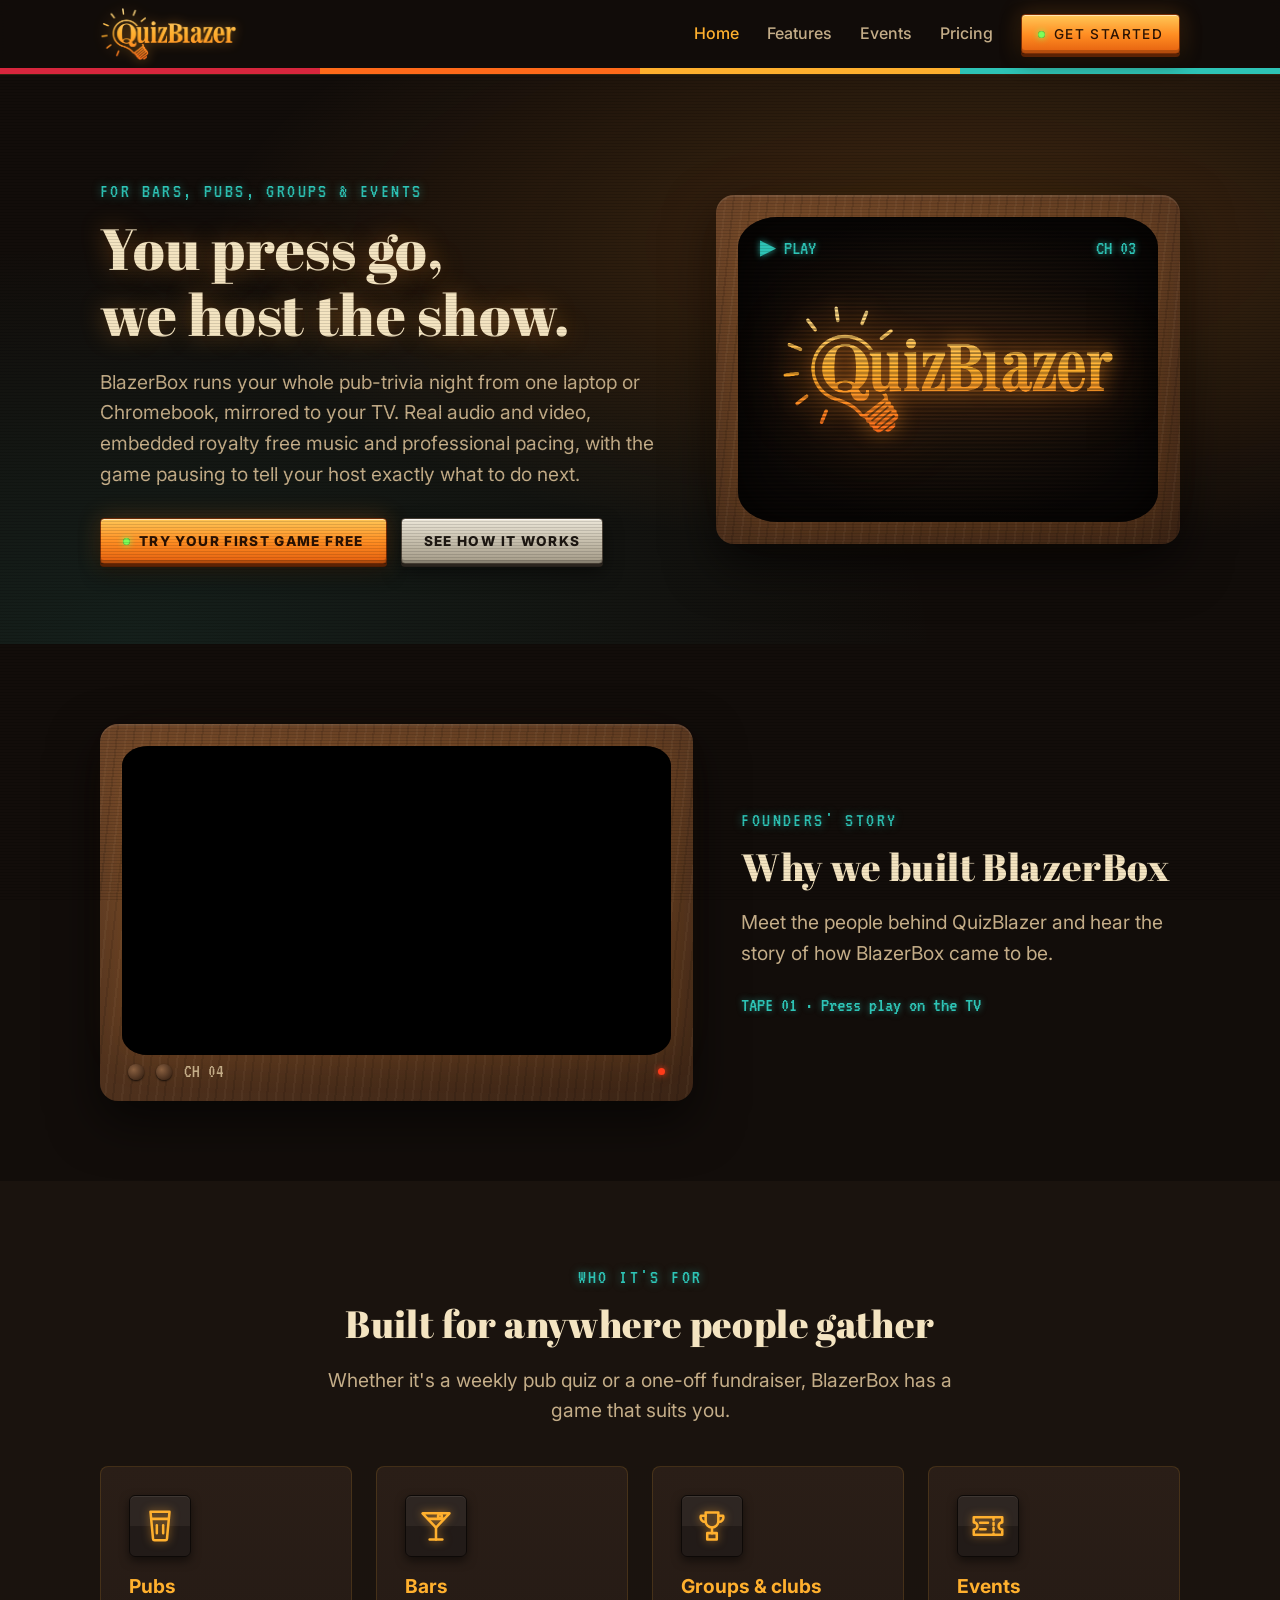
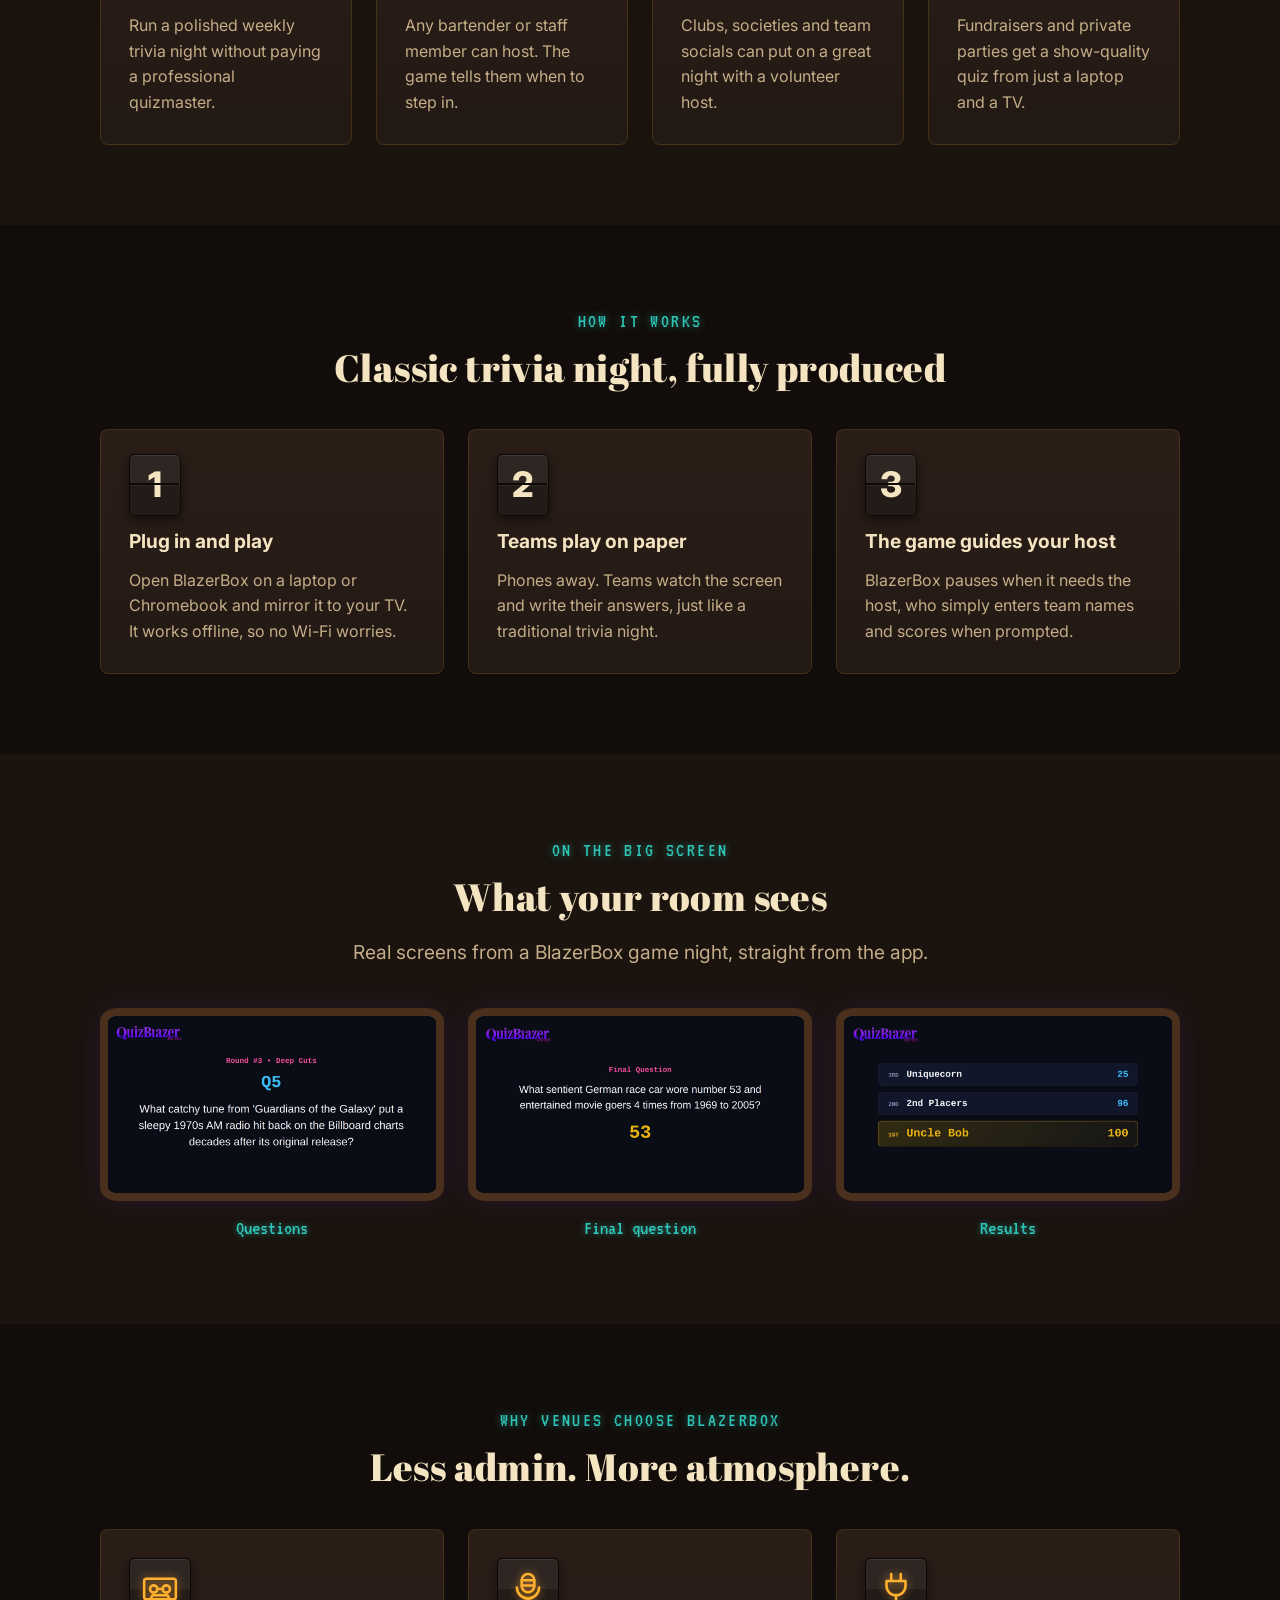
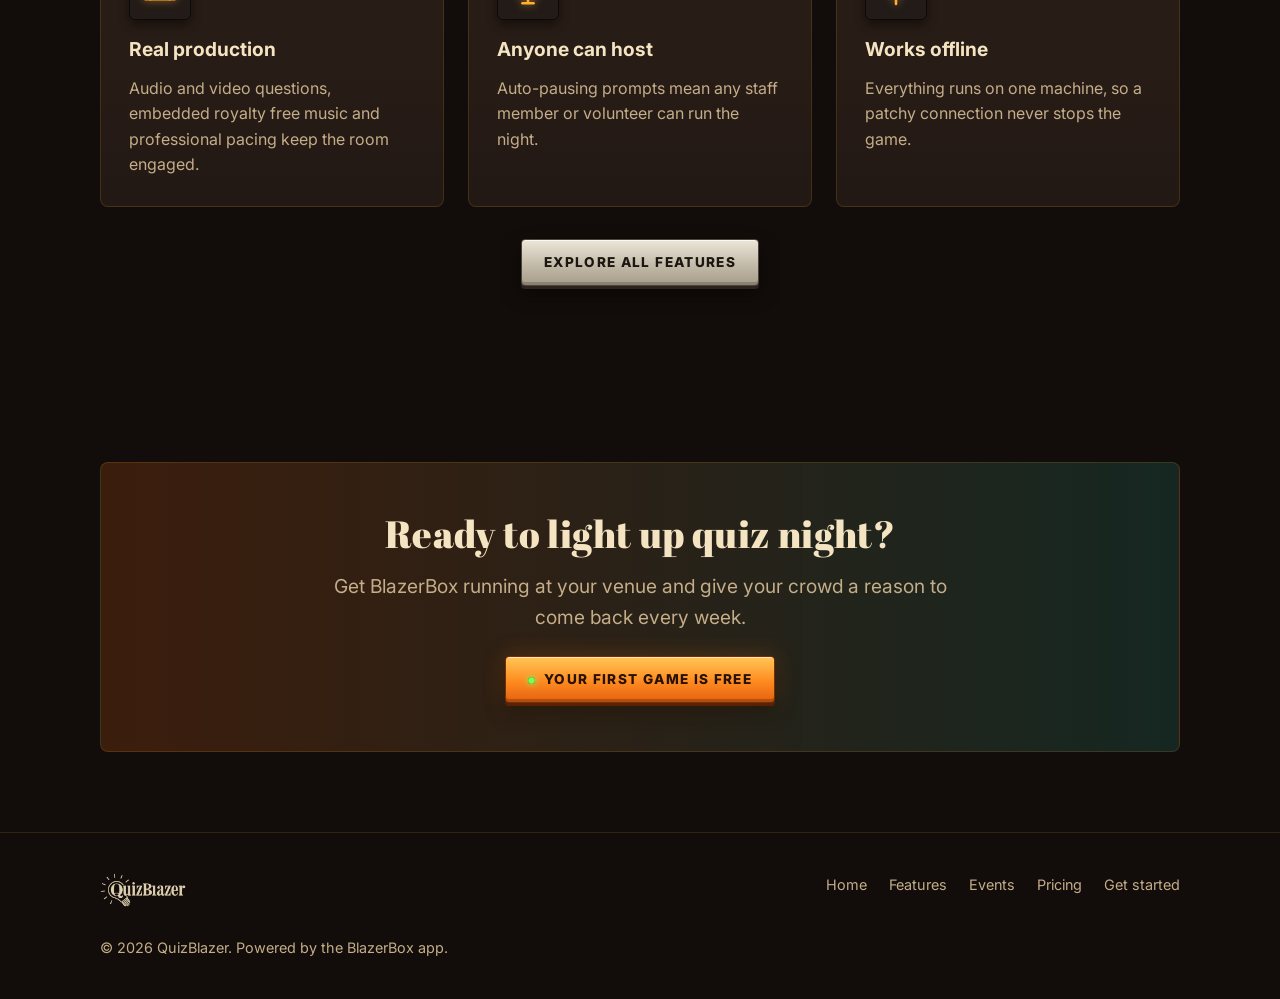
<file: index.html>
<!DOCTYPE html>
<html lang="en">
<head>
  <meta charset="utf-8">
  <meta name="viewport" content="width=device-width, initial-scale=1">
  <title>QuizBlazer | Quiz nights powered by BlazerBox</title>
  <meta name="description" content="QuizBlazer brings the BlazerBox trivia host to bars, pubs, groups and events. Run a fully produced trivia night from one laptop and a TV.">
  <link rel="preconnect" href="https://fonts.googleapis.com">
  <link rel="preconnect" href="https://fonts.gstatic.com" crossorigin>
  <link href="https://fonts.googleapis.com/css2?family=Abril+Fatface&family=Inter:wght@400;500;600;700;800&family=VT323&display=swap" rel="stylesheet">
  <link rel="stylesheet" href="assets/video.css?v=1">
  <link rel="icon" type="image/png" href="assets/favicon.png">
  <link rel="stylesheet" href="assets/style.css?v=7">
  <script src="assets/site.js?v=4" defer></script>
</head>
<body>
  <header class="site-header">
    <nav class="container nav" aria-label="Main">
      <a class="logo" href="index.html"><img src="assets/logo-warm.png" alt="QuizBlazer" width="1142" height="451"></a>
      <button class="nav-toggle" aria-label="Open menu" aria-expanded="false">&#9776;</button>
      <ul class="nav-links">
        <li><a href="index.html" aria-current="page">Home</a></li>
        <li><a href="features.html">Features</a></li>
        <li><a href="events.html">Events</a></li>
        <li><a href="pricing.html">Pricing</a></li>
        <li><a class="btn btn-primary" href="get-started.html">Get started</a></li>
      </ul>
    </nav>
    <div class="retro-stripe"></div>
  </header>

  <main>
    <section class="hero">
      <div class="container hero-grid">
        <div>
          <p class="eyebrow">For bars, pubs, groups &amp; events</p>
          <h1>You press go,<br>we host the show.</h1>
          <p class="lead">BlazerBox runs your whole pub-trivia night from one laptop or Chromebook, mirrored to your TV. Real audio and video, embedded royalty free music and professional pacing, with the game pausing to tell your host exactly what to do next.</p>
          <div class="hero-actions">
            <a class="btn btn-primary" href="pricing.html#get-started">Try your first game free</a>
            <a class="btn btn-ghost" href="features.html">See how it works</a>
          </div>
        </div>
        <div class="crt" aria-hidden="true">
          <div class="crt-screen">
            <span class="osd osd-left">&#9654; PLAY</span>
            <span class="osd osd-right">CH 03</span>
            <img src="assets/logo-warm.png" alt="" width="1142" height="451">
          </div>
        </div>
      </div>
    </section>

    <section class="founders">
      <div class="container story-grid">
        <div class="crt crt-video">
          <div class="crt-screen">
            <iframe src="https://www.youtube-nocookie.com/embed/vmCKggTSL7A?rel=0" title="QuizBlazer founders' story" loading="lazy" allow="accelerometer; clipboard-write; encrypted-media; gyroscope; picture-in-picture; web-share" referrerpolicy="strict-origin-when-cross-origin" allowfullscreen></iframe>
          </div>
          <div class="crt-knobs" aria-hidden="true"><span class="dial"></span><span class="dial"></span><span>CH 04</span><span class="led"></span></div>
        </div>
        <div>
          <p class="eyebrow">Founders' story</p>
          <h2>Why we built BlazerBox</h2>
          <p class="lead">Meet the people behind QuizBlazer and hear the story of how BlazerBox came to be.</p>
          <p class="tape-label">TAPE 01 &middot; Press play on the TV</p>
        </div>
      </div>
    </section>

    <section class="section-alt audience">
      <div class="container center">
        <p class="eyebrow">Who it's for</p>
        <h2>Built for anywhere people gather</h2>
        <p class="lead">Whether it's a weekly pub quiz or a one-off fundraiser, BlazerBox has a game that suits you.</p>
        <div class="grid-3" style="grid-template-columns:repeat(auto-fit,minmax(220px,1fr));text-align:left">
          <div class="card"><div class="icon"><svg viewBox="0 0 24 24" aria-hidden="true"><path d="M6 3h12l-1.6 17.1a1 1 0 0 1-1 .9H8.6a1 1 0 0 1-1-.9z"/><path d="M6.4 7.5h11.2"/><path d="M10 11.5v5M14 11.5v5"/></svg></div><h3>Pubs</h3><p>Run a polished weekly trivia night without paying a professional quizmaster.</p></div>
          <div class="card"><div class="icon"><svg viewBox="0 0 24 24" aria-hidden="true"><path d="M3.5 4h17L12 13z"/><path d="M12 13v7.5"/><path d="M8 20.5h8"/><path d="M7 7.5h10"/><circle cx="14.5" cy="5.8" r="1.2"/></svg></div><h3>Bars</h3><p>Any bartender or staff member can host. The game tells them when to step in.</p></div>
          <div class="card"><div class="icon"><svg viewBox="0 0 24 24" aria-hidden="true"><path d="M8 3.5h8v5.5a4 4 0 0 1-8 0z"/><path d="M8 5.5H5a3 3 0 0 0 3 4"/><path d="M16 5.5h3a3 3 0 0 1-3 4"/><path d="M12 13v3.5"/><path d="M9 16.5h6v4H9z"/></svg></div><h3>Groups &amp; clubs</h3><p>Clubs, societies and team socials can put on a great night with a volunteer host.</p></div>
          <div class="card"><div class="icon"><svg viewBox="0 0 24 24" aria-hidden="true"><path d="M3 6.5h18v3.2a2.3 2.3 0 0 0 0 4.6v3.2H3v-3.2a2.3 2.3 0 0 0 0-4.6z"/><path d="M15.5 6.5v11" stroke-dasharray="1.6 1.8"/><path d="M7 10h5M7 14h3.5"/></svg></div><h3>Events</h3><p>Fundraisers and private parties get a show-quality quiz from just a laptop and a TV.</p></div>
        </div>
      </div>
    </section>

    <section>
      <div class="container center">
        <p class="eyebrow">How it works</p>
        <h2>Classic trivia night, fully produced</h2>
        <div class="grid-3 steps" style="text-align:left">
          <div class="card"><h3>Plug in and play</h3><p>Open BlazerBox on a laptop or Chromebook and mirror it to your TV. It works offline, so no Wi-Fi worries.</p></div>
          <div class="card"><h3>Teams play on paper</h3><p>Phones away. Teams watch the screen and write their answers, just like a traditional trivia night.</p></div>
          <div class="card"><h3>The game guides your host</h3><p>BlazerBox pauses when it needs the host, who simply enters team names and scores when prompted.</p></div>
        </div>
      </div>
    </section>

    <section class="section-alt">
      <div class="container center">
        <p class="eyebrow">On the big screen</p>
        <h2>What your room sees</h2>
        <p class="lead">Real screens from a BlazerBox game night, straight from the app.</p>
        <div class="grid-3 screen-grid">
          <figure class="screen-shot"><div class="feature-media has-shot"><img src="assets/screens/question.jpg" alt="A trivia question on screen" width="1200" height="674" loading="lazy" decoding="async"></div><figcaption>Questions</figcaption></figure>
          <figure class="screen-shot"><div class="feature-media has-shot"><img src="assets/screens/final-question.jpg" alt="The final question with its countdown" width="1200" height="674" loading="lazy" decoding="async"></div><figcaption>Final question</figcaption></figure>
          <figure class="screen-shot"><div class="feature-media has-shot"><img src="assets/screens/results.jpg" alt="Final standings revealed on screen" width="1200" height="674" loading="lazy" decoding="async"></div><figcaption>Results</figcaption></figure>
        </div>
      </div>
    </section>

    <section>
      <div class="container">
        <div class="center">
          <p class="eyebrow">Why venues choose BlazerBox</p>
          <h2>Less admin. More atmosphere.</h2>
        </div>
        <div class="grid-3">
          <div class="card"><div class="icon"><svg viewBox="0 0 24 24" aria-hidden="true"><rect x="2" y="5.5" width="20" height="13" rx="1.5"/><circle cx="8" cy="12" r="2.3"/><circle cx="16" cy="12" r="2.3"/><path d="M10.3 12h3.4"/><path d="M6 18.5l1.2-2.5h9.6l1.2 2.5"/></svg></div><h3>Real production</h3><p>Audio and video questions, embedded royalty free music and professional pacing keep the room engaged.</p></div>
          <div class="card"><div class="icon"><svg viewBox="0 0 24 24" aria-hidden="true"><rect x="8" y="2.5" width="8" height="11.5" rx="4"/><path d="M8 6.5h8M8 9.8h8"/><path d="M5 11a7 7 0 0 0 14 0"/><path d="M12 18v2.5"/><path d="M8.5 21h7"/></svg></div><h3>Anyone can host</h3><p>Auto-pausing prompts mean any staff member or volunteer can run the night.</p></div>
          <div class="card"><div class="icon"><svg viewBox="0 0 24 24" aria-hidden="true"><path d="M9 2.5v4.5M15 2.5v4.5"/><path d="M6 7h12v3a6 6 0 0 1-12 0z"/><path d="M12 16v5.5"/></svg></div><h3>Works offline</h3><p>Everything runs on one machine, so a patchy connection never stops the game.</p></div>
        </div>
        <p class="center" style="margin-top:32px"><a class="btn btn-ghost" href="features.html">Explore all features</a></p>
      </div>
    </section>

  <section>
    <div class="container">
      <div class="cta-band">
        <h2>Ready to light up quiz night?</h2>
        <p class="lead" style="margin:0 auto 24px">Get BlazerBox running at your venue and give your crowd a reason to come back every week.</p>
        <a class="btn btn-primary" href="pricing.html#get-started">Your first game is free</a>
      </div>
    </div>
  </section>


  </main>

  <footer class="site-footer">
    <div class="container footer-inner">
      <span><img class="footer-logo" src="assets/logo-cream.png" alt="QuizBlazer" width="1142" height="451"><br>&copy; 2026 QuizBlazer. Powered by the BlazerBox app.</span>
      <span>
        <a href="index.html">Home</a>
        <a href="features.html">Features</a>
        <a href="events.html">Events</a>
        <a href="pricing.html">Pricing</a>
        <a href="get-started.html">Get started</a>
      </span>
    </div>
  </footer>
</body>
</html>
</file>
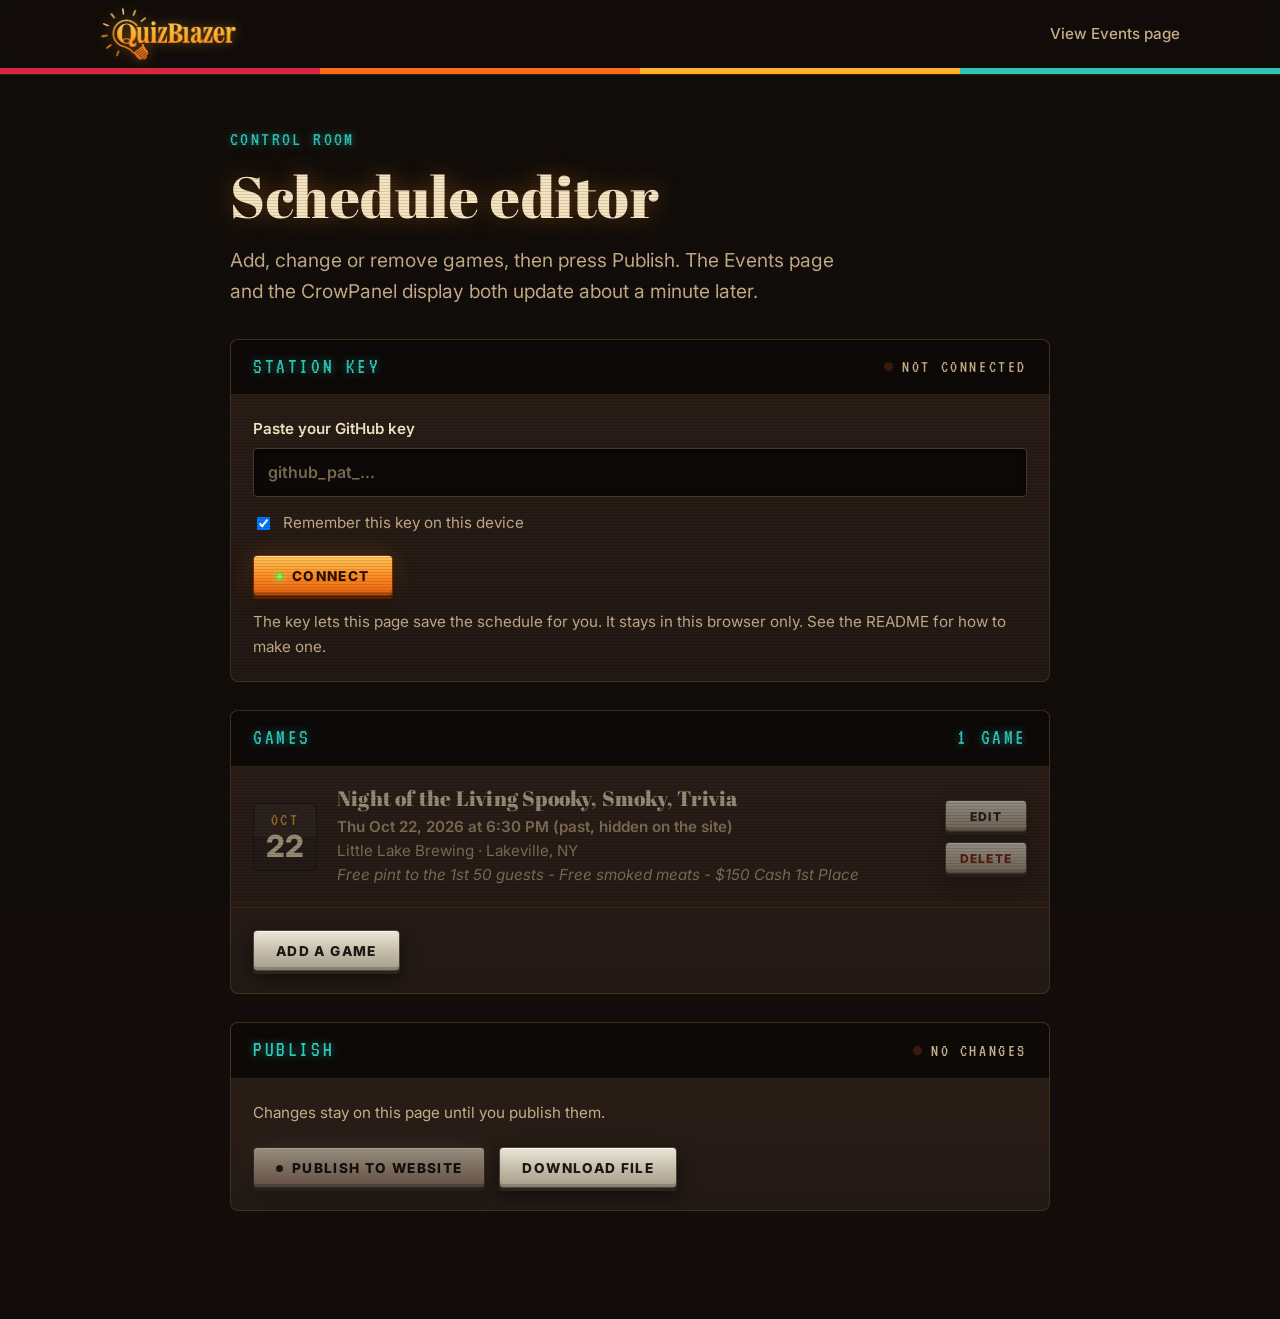
<file: admin.html>
<!DOCTYPE html>
<html lang="en">
<head>
  <meta charset="utf-8">
  <meta name="viewport" content="width=device-width, initial-scale=1">
  <meta name="robots" content="noindex, nofollow">
  <title>Schedule editor | QuizBlazer</title>
  <link rel="preconnect" href="https://fonts.googleapis.com">
  <link rel="preconnect" href="https://fonts.gstatic.com" crossorigin>
  <link href="https://fonts.googleapis.com/css2?family=Abril+Fatface&family=Inter:wght@400;500;600;700;800&family=VT323&display=swap" rel="stylesheet">
  <link rel="icon" type="image/png" href="assets/favicon.png">
  <link rel="stylesheet" href="assets/style.css?v=7">
  <link rel="stylesheet" href="assets/admin.css?v=1">
  <script src="assets/admin.js?v=1" defer></script>
</head>
<body>
  <header class="site-header">
    <nav class="container nav" aria-label="Main">
      <a class="logo" href="index.html"><img src="assets/logo-warm.png" alt="QuizBlazer" width="1142" height="451"></a>
      <ul class="nav-links admin-nav">
        <li><a href="events.html" target="_blank" rel="noopener">View Events page</a></li>
      </ul>
    </nav>
    <div class="retro-stripe"></div>
  </header>

  <main>
    <section class="admin">
      <div class="container admin-wrap">
        <p class="eyebrow">Control room</p>
        <h1>Schedule editor</h1>
        <p class="lead">Add, change or remove games, then press Publish. The Events page and the CrowPanel display both update about a minute later.</p>

        <!-- Step 1: connect -->
        <div class="card admin-panel" id="connect-panel">
          <div class="panel-head"><span>Station key</span><span id="connect-state" class="lamp">Not connected</span></div>
          <form id="connect-form" class="admin-form">
            <label for="token">Paste your GitHub key
              <input type="password" id="token" autocomplete="off" spellcheck="false" placeholder="github_pat_..." required>
            </label>
            <label class="check"><input type="checkbox" id="remember" checked> Remember this key on this device</label>
            <div class="row">
              <button type="submit" class="btn btn-primary">Connect</button>
            </div>
            <p class="help">The key lets this page save the schedule for you. It stays in this browser only. See the README for how to make one.</p>
          </form>
          <div id="connected" hidden>
            <p class="help">Connected. Changes you publish are saved to the website.</p>
            <div class="row"><button type="button" class="btn btn-ghost" id="disconnect">Forget key</button></div>
          </div>
        </div>

        <!-- Step 2: games -->
        <div class="card admin-panel">
          <div class="panel-head"><span>Games</span><span id="count">0</span></div>
          <ol class="game-list" id="game-list"><li class="game-empty">Loading the schedule&hellip;</li></ol>
          <div class="row"><button type="button" class="btn btn-ghost" id="add-game">Add a game</button></div>
        </div>

        <!-- Game form (shown when adding or editing) -->
        <div class="card admin-panel" id="editor" hidden>
          <div class="panel-head"><span id="editor-title">New game</span></div>
          <form id="game-form" class="admin-form" novalidate>
            <div class="field-grid">
              <label class="span-2">Game name
                <input type="text" name="title" required maxlength="120" placeholder="Night of the Living Trivia">
              </label>
              <label>Date
                <input type="date" name="date" required>
              </label>
              <label>Start time
                <input type="time" name="time" required step="300">
              </label>
              <label class="span-2">Venue
                <input type="text" name="venue" required maxlength="120" placeholder="Little Lake Brewing">
              </label>
              <label>Town or city
                <input type="text" name="city" maxlength="80" placeholder="Lakeville">
              </label>
              <label>State
                <input type="text" name="state" maxlength="2" placeholder="NY" class="short">
              </label>
              <label class="span-2">Note <span class="opt">(optional: theme, prizes, specials)</span>
                <textarea name="note" rows="2" maxlength="200" placeholder="Free pint to the 1st 50 guests"></textarea>
              </label>
            </div>
            <p class="form-error" id="game-error" hidden></p>
            <div class="row">
              <button type="submit" class="btn btn-primary">Keep this game</button>
              <button type="button" class="btn btn-ghost" id="cancel-edit">Cancel</button>
            </div>
          </form>
        </div>

        <!-- Step 3: publish -->
        <div class="card admin-panel publish">
          <div class="panel-head"><span>Publish</span><span id="dirty" class="lamp">No changes</span></div>
          <p class="help" id="publish-msg">Changes stay on this page until you publish them.</p>
          <div class="row">
            <button type="button" class="btn btn-primary" id="publish" disabled>Publish to website</button>
            <button type="button" class="btn btn-ghost" id="download">Download file</button>
          </div>
        </div>
      </div>
    </section>
  </main>
</body>
</html>
</file>
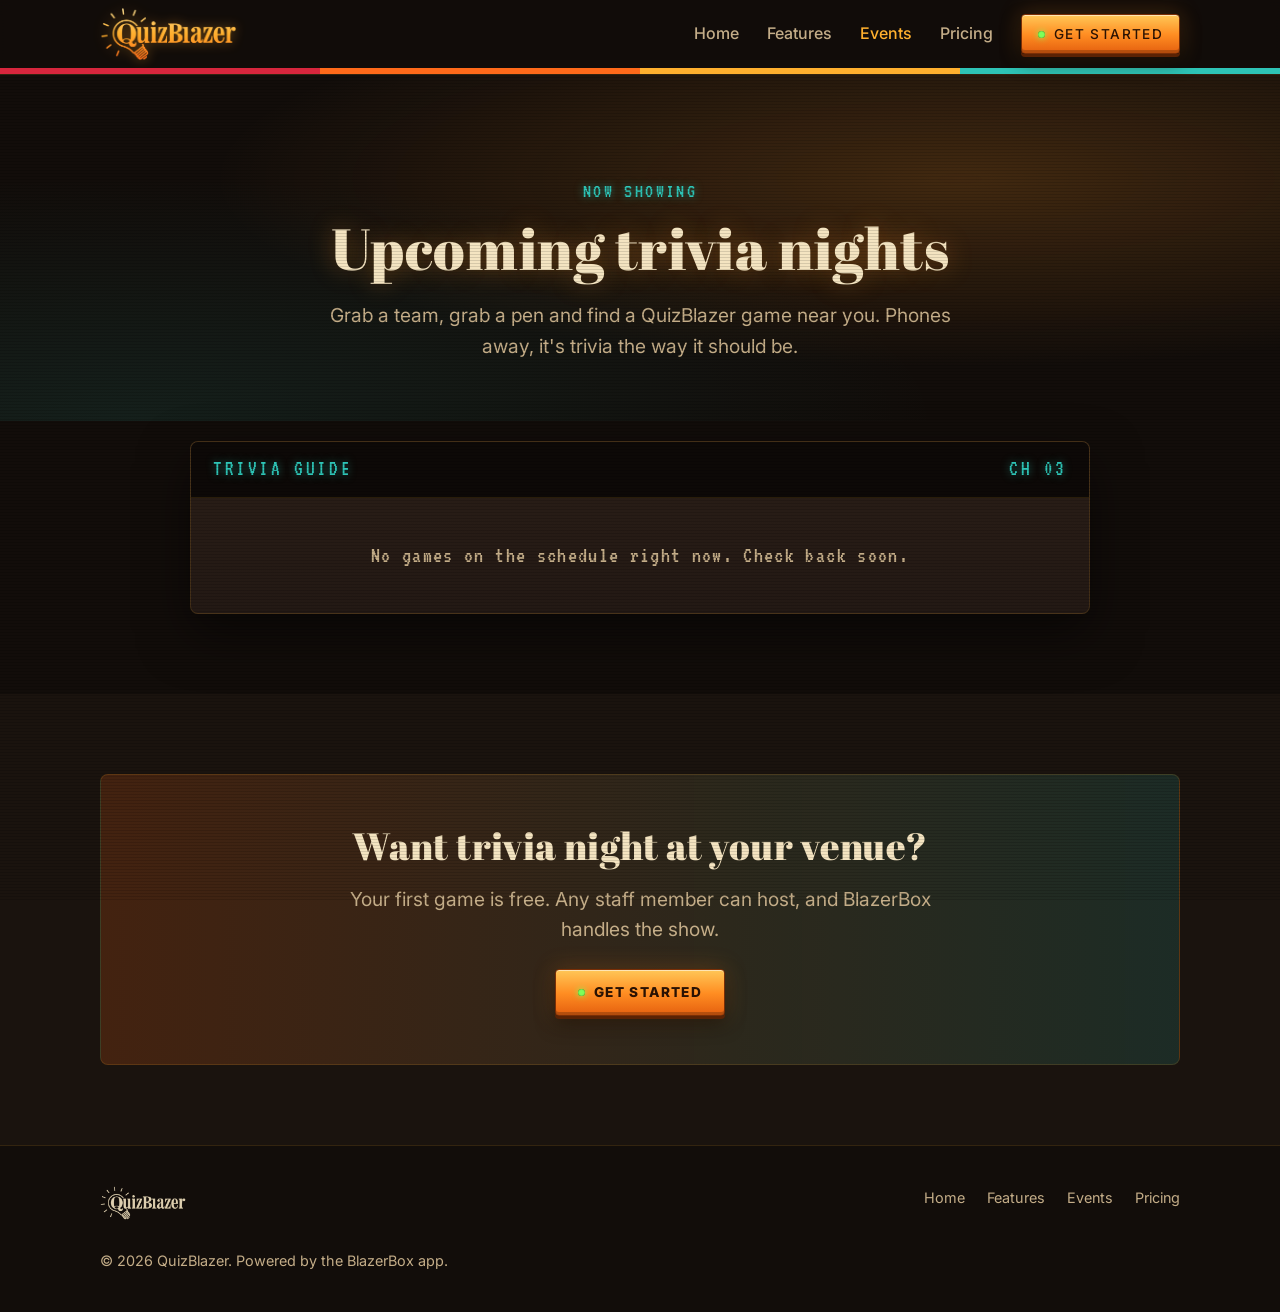
<file: events.html>
<!DOCTYPE html>
<html lang="en">
<head>
  <meta charset="utf-8">
  <meta name="viewport" content="width=device-width, initial-scale=1">
  <title>Events | QuizBlazer trivia nights near you</title>
  <meta name="description" content="Upcoming QuizBlazer trivia nights: venues, dates and start times.">
  <link rel="preconnect" href="https://fonts.googleapis.com">
  <link rel="preconnect" href="https://fonts.gstatic.com" crossorigin>
  <link href="https://fonts.googleapis.com/css2?family=Abril+Fatface&family=Inter:wght@400;500;600;700;800&family=VT323&display=swap" rel="stylesheet">
  <link rel="icon" type="image/png" href="assets/favicon.png">
  <link rel="stylesheet" href="assets/style.css?v=7">
  <link rel="stylesheet" href="assets/events.css?v=1">
  <script src="assets/site.js?v=4" defer></script>
  <script src="assets/events.js?v=1" defer></script>
</head>
<body>
  <header class="site-header">
    <nav class="container nav" aria-label="Main">
      <a class="logo" href="index.html"><img src="assets/logo-warm.png" alt="QuizBlazer" width="1142" height="451"></a>
      <button class="nav-toggle" aria-label="Open menu" aria-expanded="false">&#9776;</button>
      <ul class="nav-links">
        <li><a href="index.html">Home</a></li>
        <li><a href="features.html">Features</a></li>
        <li><a href="events.html" aria-current="page">Events</a></li>
        <li><a href="pricing.html">Pricing</a></li>
        <li><a class="btn btn-primary" href="pricing.html#get-started">Get started</a></li>
      </ul>
    </nav>
    <div class="retro-stripe"></div>
  </header>

  <main>
    <section class="hero" style="padding-bottom:40px">
      <div class="container center">
        <p class="eyebrow">Now showing</p>
        <h1>Upcoming trivia nights</h1>
        <p class="lead">Grab a team, grab a pen and find a QuizBlazer game near you. Phones away, it's trivia the way it should be.</p>
      </div>
    </section>

    <section style="padding-top:20px">
      <div class="container">
        <div class="guide" aria-live="polite">
          <div class="guide-head">
            <span>Trivia guide</span>
            <span class="guide-ch">CH 03</span>
          </div>
          <ol class="event-list" id="event-list">
            <li class="event-empty">Loading the schedule&hellip;</li>
          </ol>
          <noscript><p class="event-empty">Turn on JavaScript to see the schedule.</p></noscript>
        </div>
      </div>
    </section>

    <section class="section-alt">
      <div class="container">
        <div class="cta-band">
          <h2>Want trivia night at your venue?</h2>
          <p class="lead" style="margin:0 auto 24px">Your first game is free. Any staff member can host, and BlazerBox handles the show.</p>
          <a class="btn btn-primary" href="pricing.html#get-started">Get started</a>
        </div>
      </div>
    </section>
  </main>

  <footer class="site-footer">
    <div class="container footer-inner">
      <span><img class="footer-logo" src="assets/logo-cream.png" alt="QuizBlazer" width="1142" height="451"><br>&copy; 2026 QuizBlazer. Powered by the BlazerBox app.</span>
      <span>
        <a href="index.html">Home</a>
        <a href="features.html">Features</a>
        <a href="events.html">Events</a>
        <a href="pricing.html">Pricing</a>
      </span>
    </div>
  </footer>
</body>
</html>
</file>
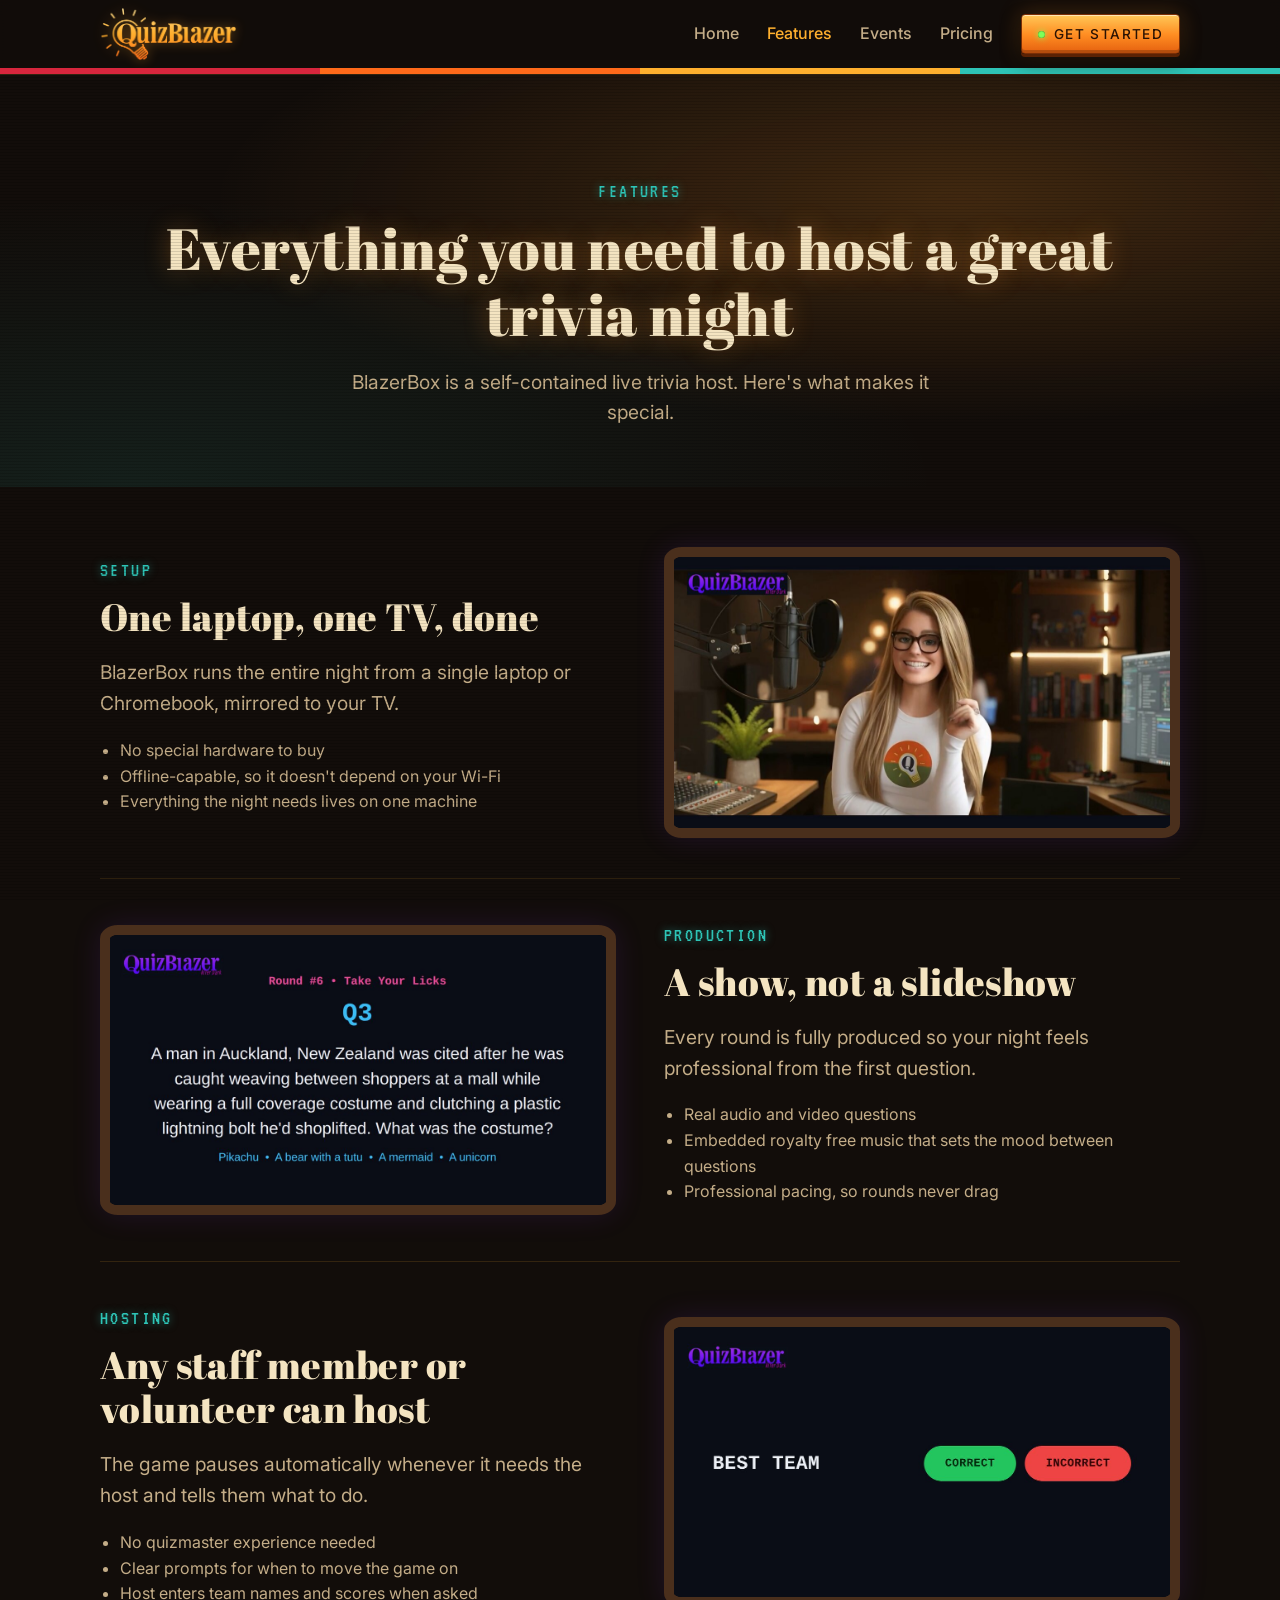
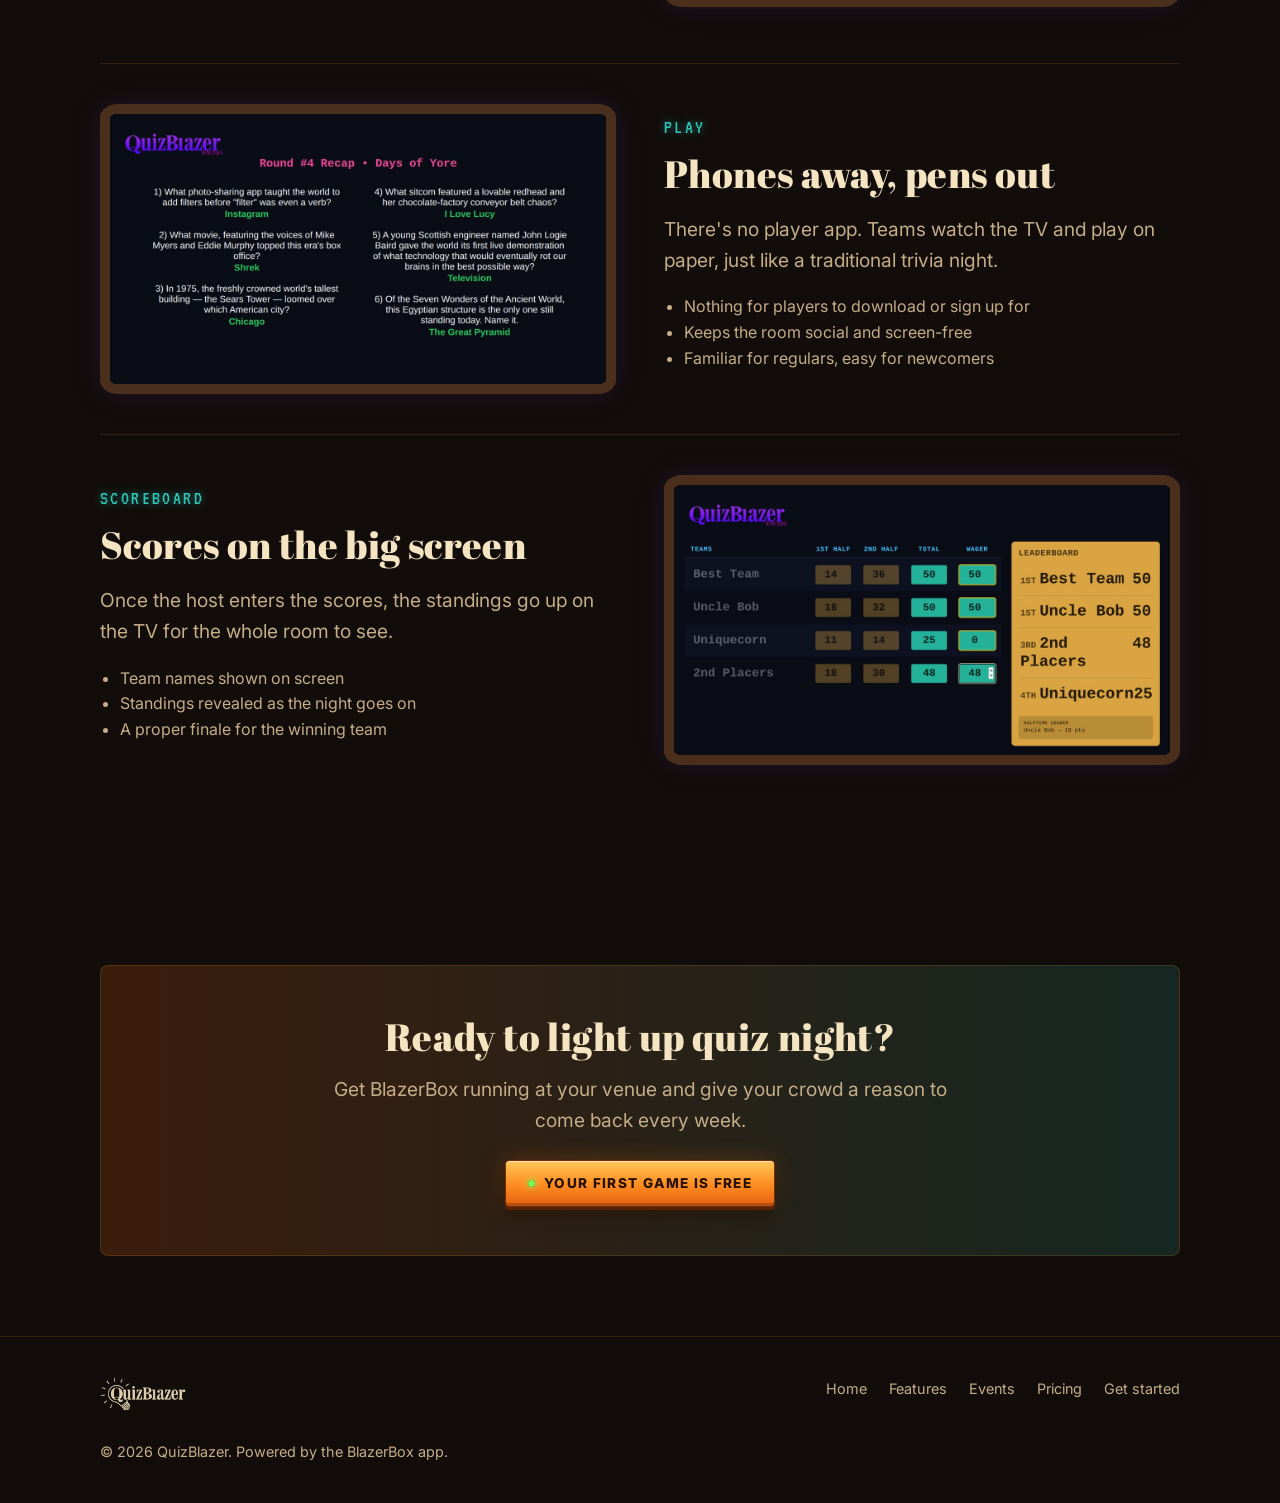
<file: features.html>
<!DOCTYPE html>
<html lang="en">
<head>
  <meta charset="utf-8">
  <meta name="viewport" content="width=device-width, initial-scale=1">
  <title>Features | QuizBlazer</title>
  <meta name="description" content="What BlazerBox does: runs offline from one laptop mirrored to a TV, real audio and video, embedded royalty free music, and auto-pausing prompts so anyone can host.">
  <link rel="preconnect" href="https://fonts.googleapis.com">
  <link rel="preconnect" href="https://fonts.gstatic.com" crossorigin>
  <link href="https://fonts.googleapis.com/css2?family=Abril+Fatface&family=Inter:wght@400;500;600;700;800&family=VT323&display=swap" rel="stylesheet">
  <link rel="icon" type="image/png" href="assets/favicon.png">
  <link rel="stylesheet" href="assets/style.css?v=7">
  <script src="assets/site.js?v=4" defer></script>
</head>
<body>
  <header class="site-header">
    <nav class="container nav" aria-label="Main">
      <a class="logo" href="index.html"><img src="assets/logo-warm.png" alt="QuizBlazer" width="1142" height="451"></a>
      <button class="nav-toggle" aria-label="Open menu" aria-expanded="false">&#9776;</button>
      <ul class="nav-links">
        <li><a href="index.html">Home</a></li>
        <li><a href="features.html" aria-current="page">Features</a></li>
        <li><a href="events.html">Events</a></li>
        <li><a href="pricing.html">Pricing</a></li>
        <li><a class="btn btn-primary" href="get-started.html">Get started</a></li>
      </ul>
    </nav>
    <div class="retro-stripe"></div>
  </header>

  <main>
    <section class="hero" style="padding-bottom:40px">
      <div class="container center">
        <p class="eyebrow">Features</p>
        <h1>Everything you need to host a great trivia night</h1>
        <p class="lead">BlazerBox is a self-contained live trivia host. Here's what makes it special.</p>
      </div>
    </section>

    <section style="padding-top:20px">
      <div class="container">
        <div class="feature-row">
          <div>
            <p class="eyebrow">Setup</p>
            <h2>One laptop, one TV, done</h2>
            <p class="lead">BlazerBox runs the entire night from a single laptop or Chromebook, mirrored to your TV.</p>
            <ul>
              <li>No special hardware to buy</li>
              <li>Offline-capable, so it doesn't depend on your Wi-Fi</li>
              <li>Everything the night needs lives on one machine</li>
            </ul>
          </div>
          <div class="feature-media has-shot"><img src="assets/screens/host-intro.jpg" alt="The BlazerBox host intro video playing on screen" width="1200" height="674" loading="lazy" decoding="async"></div>
        </div>

        <div class="feature-row">
          <div>
            <p class="eyebrow">Production</p>
            <h2>A show, not a slideshow</h2>
            <p class="lead">Every round is fully produced so your night feels professional from the first question.</p>
            <ul>
              <li>Real audio and video questions</li>
              <li>Embedded royalty free music that sets the mood between questions</li>
              <li>Professional pacing, so rounds never drag</li>
            </ul>
          </div>
          <div class="feature-media has-shot"><img src="assets/screens/multiple-choice.jpg" alt="A multiple choice question on screen during a round" width="1200" height="674" loading="lazy" decoding="async"></div>
        </div>

        <div class="feature-row">
          <div>
            <p class="eyebrow">Hosting</p>
            <h2>Any staff member or volunteer can host</h2>
            <p class="lead">The game pauses automatically whenever it needs the host and tells them what to do.</p>
            <ul>
              <li>No quizmaster experience needed</li>
              <li>Clear prompts for when to move the game on</li>
              <li>Host enters team names and scores when asked</li>
            </ul>
          </div>
          <div class="feature-media has-shot"><img src="assets/screens/host-prompt.jpg" alt="Host prompt asking whether a team answered correctly" width="1200" height="674" loading="lazy" decoding="async"></div>
        </div>

        <div class="feature-row">
          <div>
            <p class="eyebrow">Play</p>
            <h2>Phones away, pens out</h2>
            <p class="lead">There's no player app. Teams watch the TV and play on paper, just like a traditional trivia night.</p>
            <ul>
              <li>Nothing for players to download or sign up for</li>
              <li>Keeps the room social and screen-free</li>
              <li>Familiar for regulars, easy for newcomers</li>
            </ul>
          </div>
          <div class="feature-media has-shot"><img src="assets/screens/round-recap.jpg" alt="Round recap showing every answer so teams can check their paper" width="1200" height="674" loading="lazy" decoding="async"></div>
        </div>

        <div class="feature-row">
          <div>
            <p class="eyebrow">Scoreboard</p>
            <h2>Scores on the big screen</h2>
            <p class="lead">Once the host enters the scores, the standings go up on the TV for the whole room to see.</p>
            <ul>
              <li>Team names shown on screen</li>
              <li>Standings revealed as the night goes on</li>
              <li>A proper finale for the winning team</li>
            </ul>
          </div>
          <div class="feature-media has-shot"><img src="assets/screens/scoreboard.jpg" alt="Scoreboard and leaderboard on screen" width="1200" height="674" loading="lazy" decoding="async"></div>
        </div>
      </div>
    </section>

  <section>
    <div class="container">
      <div class="cta-band">
        <h2>Ready to light up quiz night?</h2>
        <p class="lead" style="margin:0 auto 24px">Get BlazerBox running at your venue and give your crowd a reason to come back every week.</p>
        <a class="btn btn-primary" href="pricing.html#get-started">Your first game is free</a>
      </div>
    </div>
  </section>


  </main>

  <footer class="site-footer">
    <div class="container footer-inner">
      <span><img class="footer-logo" src="assets/logo-cream.png" alt="QuizBlazer" width="1142" height="451"><br>&copy; 2026 QuizBlazer. Powered by the BlazerBox app.</span>
      <span>
        <a href="index.html">Home</a>
        <a href="features.html">Features</a>
        <a href="events.html">Events</a>
        <a href="pricing.html">Pricing</a>
        <a href="get-started.html">Get started</a>
      </span>
    </div>
  </footer>
</body>
</html>
</file>
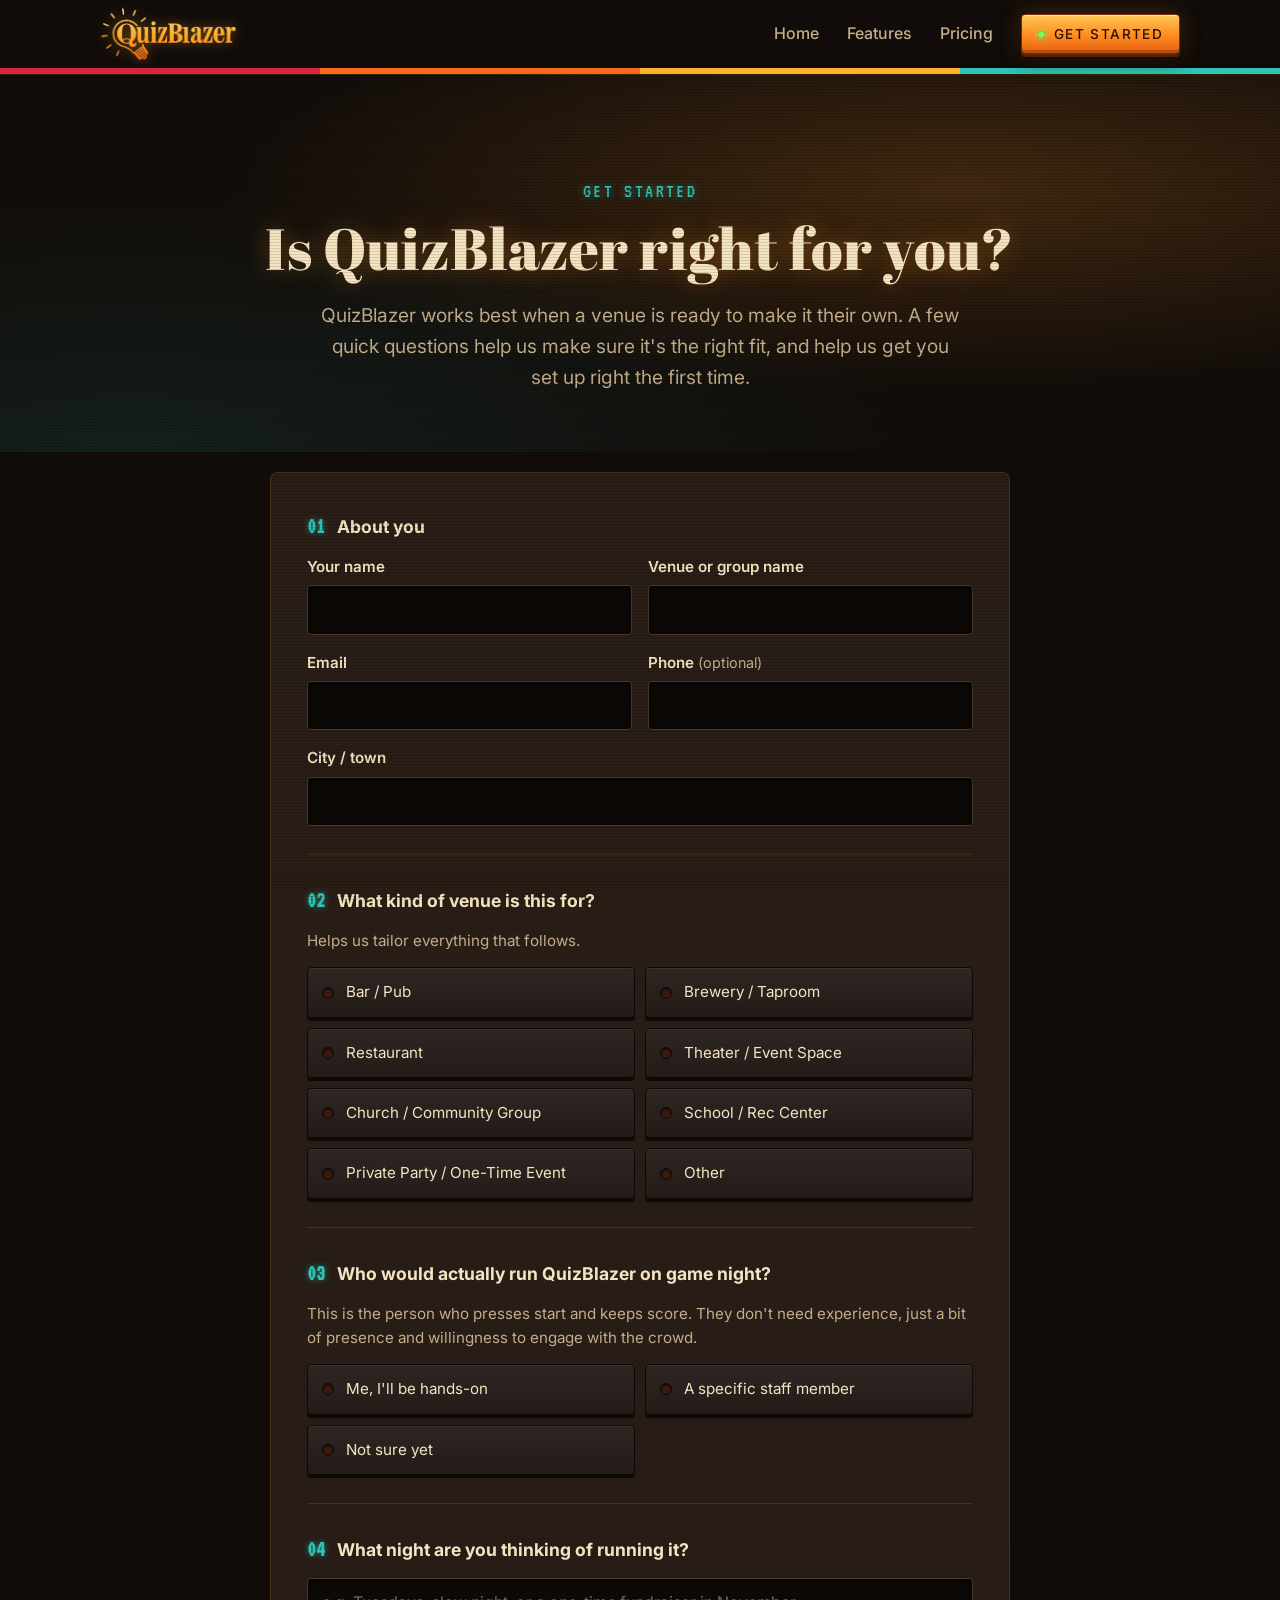
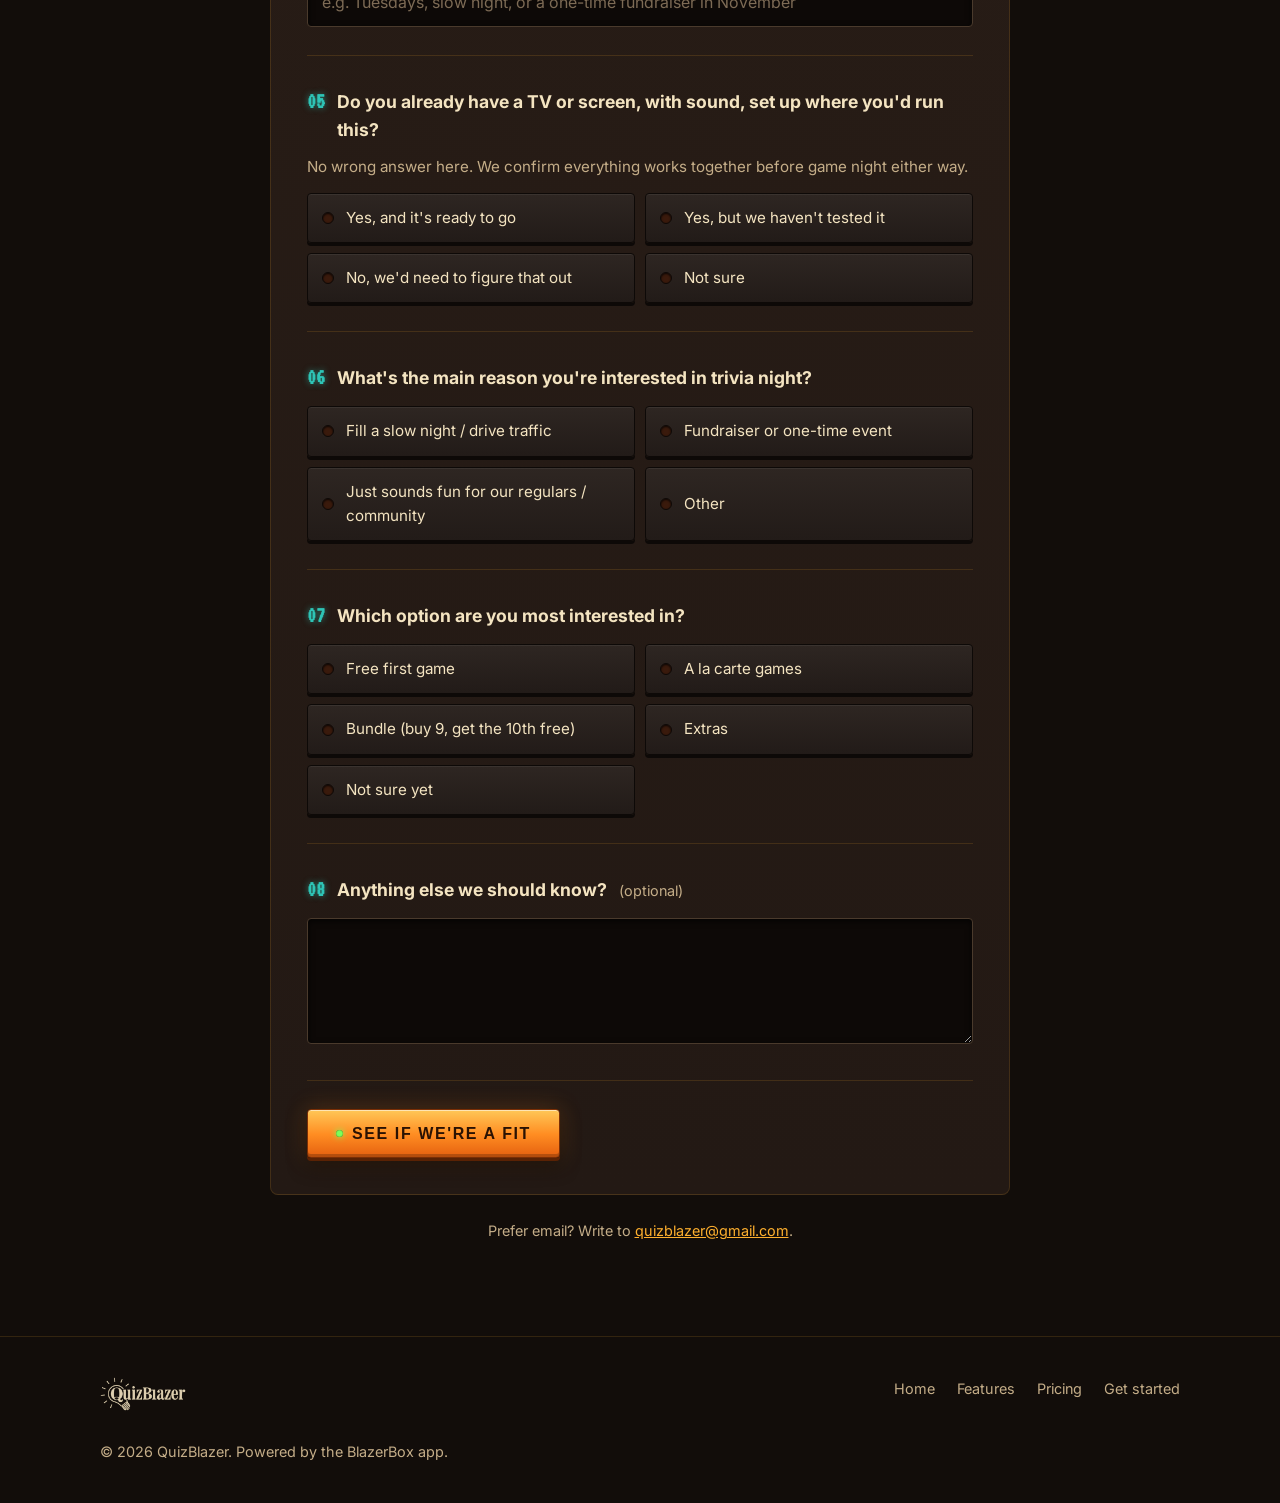
<file: get-started.html>
<!DOCTYPE html>
<html lang="en">
<head>
  <meta charset="utf-8">
  <meta name="viewport" content="width=device-width, initial-scale=1">
  <title>Get Started | QuizBlazer</title>
  <meta name="description" content="Is QuizBlazer right for you? Answer a few quick questions and we'll follow up personally to get your venue set up.">
  <link rel="preconnect" href="https://fonts.googleapis.com">
  <link rel="preconnect" href="https://fonts.gstatic.com" crossorigin>
  <link href="https://fonts.googleapis.com/css2?family=Abril+Fatface&family=Inter:wght@400;500;600;700;800&family=VT323&display=swap" rel="stylesheet">
  <link rel="icon" type="image/png" href="assets/favicon.png">
  <link rel="stylesheet" href="assets/style.css?v=7">
  <script src="assets/site.js?v=4" defer></script>
</head>
<body>
  <header class="site-header">
    <nav class="container nav" aria-label="Main">
      <a class="logo" href="index.html"><img src="assets/logo-warm.png" alt="QuizBlazer" width="1142" height="451"></a>
      <button class="nav-toggle" aria-label="Open menu" aria-expanded="false">&#9776;</button>
      <ul class="nav-links">
        <li><a href="index.html">Home</a></li>
        <li><a href="features.html">Features</a></li>
        <li><a href="pricing.html">Pricing</a></li>
        <li><a class="btn btn-primary" href="get-started.html" aria-current="page">Get started</a></li>
      </ul>
    </nav>
    <div class="retro-stripe"></div>
  </header>

  <main>
    <section class="hero" style="padding-bottom:40px">
      <div class="container center">
        <p class="eyebrow">Get started</p>
        <h1>Is QuizBlazer right for you?</h1>
        <p class="lead">QuizBlazer works best when a venue is ready to make it their own. A few quick questions help us make sure it's the right fit, and help us get you set up right the first time.</p>
      </div>
    </section>

    <section style="padding-top:20px">
      <div class="container" style="max-width:780px">
        <form class="fit-form card" id="fit-form" action="https://formsubmit.co/quizblazer@gmail.com" method="POST">
          <input type="hidden" name="_subject" value="New QuizBlazer fit questionnaire">
          <input type="hidden" name="_template" value="table">
          <input type="hidden" name="_captcha" value="false">
          <input type="text" name="_honey" class="hp" tabindex="-1" autocomplete="off" aria-hidden="true">

          <fieldset>
            <legend><span class="q-num">01</span>About you</legend>
            <div class="field-grid">
              <label>Your name <input type="text" name="Name" autocomplete="name" required></label>
              <label>Venue or group name <input type="text" name="Venue" autocomplete="organization" required></label>
              <label>Email <input type="email" name="email" autocomplete="email" required></label>
              <label><span>Phone <span class="opt">(optional)</span></span> <input type="tel" name="Phone" autocomplete="tel"></label>
              <label class="span-2">City / town <input type="text" name="City" autocomplete="address-level2"></label>
            </div>
          </fieldset>

          <fieldset>
            <legend><span class="q-num">02</span>What kind of venue is this for?</legend>
            <p class="help">Helps us tailor everything that follows.</p>
            <div class="choices">
              <label><input type="radio" name="Venue type" value="Bar / Pub" required> Bar / Pub</label>
              <label><input type="radio" name="Venue type" value="Brewery / Taproom"> Brewery / Taproom</label>
              <label><input type="radio" name="Venue type" value="Restaurant"> Restaurant</label>
              <label><input type="radio" name="Venue type" value="Theater / Event Space"> Theater / Event Space</label>
              <label><input type="radio" name="Venue type" value="Church / Community Group"> Church / Community Group</label>
              <label><input type="radio" name="Venue type" value="School / Rec Center"> School / Rec Center</label>
              <label><input type="radio" name="Venue type" value="Private Party / One-Time Event"> Private Party / One-Time Event</label>
              <label><input type="radio" name="Venue type" value="Other" data-other="venue-other"> Other</label>
            </div>
            <input type="text" name="Venue type (other)" id="venue-other" class="other-input" placeholder="Tell us what kind" hidden>
          </fieldset>

          <fieldset>
            <legend><span class="q-num">03</span>Who would actually run QuizBlazer on game night?</legend>
            <p class="help">This is the person who presses start and keeps score. They don't need experience, just a bit of presence and willingness to engage with the crowd.</p>
            <div class="choices">
              <label><input type="radio" name="Who runs it" value="Me, I'll be hands-on" required> Me, I'll be hands-on</label>
              <label><input type="radio" name="Who runs it" value="A specific staff member" data-other="host-name"> A specific staff member</label>
              <label><input type="radio" name="Who runs it" value="Not sure yet"> Not sure yet</label>
            </div>
            <input type="text" name="Host name" id="host-name" class="other-input" placeholder="Who is it? (name or role)" hidden>
          </fieldset>

          <fieldset>
            <legend><span class="q-num">04</span>What night are you thinking of running it?</legend>
            <label class="sr-only" for="timing">Timing</label>
            <input type="text" name="Timing" id="timing" placeholder="e.g. Tuesdays, slow night, or a one-time fundraiser in November">
          </fieldset>

          <fieldset>
            <legend><span class="q-num">05</span>Do you already have a TV or screen, with sound, set up where you'd run this?</legend>
            <p class="help">No wrong answer here. We confirm everything works together before game night either way.</p>
            <div class="choices">
              <label><input type="radio" name="Screen and sound" value="Yes, and it's ready to go" required> Yes, and it's ready to go</label>
              <label><input type="radio" name="Screen and sound" value="Yes, but we haven't tested it"> Yes, but we haven't tested it</label>
              <label><input type="radio" name="Screen and sound" value="No, we'd need to figure that out"> No, we'd need to figure that out</label>
              <label><input type="radio" name="Screen and sound" value="Not sure"> Not sure</label>
            </div>
          </fieldset>

          <fieldset>
            <legend><span class="q-num">06</span>What's the main reason you're interested in trivia night?</legend>
            <div class="choices">
              <label><input type="radio" name="Main reason" value="Fill a slow night / drive traffic"> Fill a slow night / drive traffic</label>
              <label><input type="radio" name="Main reason" value="Fundraiser or one-time event"> Fundraiser or one-time event</label>
              <label><input type="radio" name="Main reason" value="Just sounds fun for our regulars / community"> Just sounds fun for our regulars / community</label>
              <label><input type="radio" name="Main reason" value="Other" data-other="reason-other"> Other</label>
            </div>
            <input type="text" name="Main reason (other)" id="reason-other" class="other-input" placeholder="Tell us more" hidden>
          </fieldset>

          <fieldset>
            <legend><span class="q-num">07</span>Which option are you most interested in?</legend>
            <div class="choices">
              <label><input type="radio" name="Interested in" value="Free first game"> Free first game</label>
              <label><input type="radio" name="Interested in" value="A la carte games"> A la carte games</label>
              <label><input type="radio" name="Interested in" value="Bundle (buy 9, get the 10th free)"> Bundle (buy 9, get the 10th free)</label>
              <label><input type="radio" name="Interested in" value="Extras (personalized games, score sheets, promo)"> Extras</label>
              <label><input type="radio" name="Interested in" value="Not sure yet"> Not sure yet</label>
            </div>
          </fieldset>

          <fieldset>
            <legend><span class="q-num">08</span>Anything else we should know? <span class="opt">(optional)</span></legend>
            <label class="sr-only" for="notes">Anything else</label>
            <textarea name="Anything else" id="notes" rows="4"></textarea>
          </fieldset>

          <div class="form-actions">
            <button type="submit" class="btn btn-primary">See if we're a fit</button>
            <p class="form-error" id="form-error" role="alert" hidden>Something went wrong sending the form. Please try again, or email us at <a href="mailto:quizblazer@gmail.com">quizblazer@gmail.com</a>.</p>
          </div>
        </form>

        <div class="card form-thanks" id="form-thanks" tabindex="-1" hidden>
          <p class="eyebrow">Transmission received</p>
          <h2>Thanks, got it!</h2>
          <p>We'll take a look and follow up personally within a couple of days to talk through next steps. If it sounds like a good fit, we'll set up a quick call to walk through setup and make sure game night goes off without a hitch.</p>
        </div>

        <p class="note center">Prefer email? Write to <a href="mailto:quizblazer@gmail.com">quizblazer@gmail.com</a>.</p>
      </div>
    </section>
  </main>

  <footer class="site-footer">
    <div class="container footer-inner">
      <span><img class="footer-logo" src="assets/logo-cream.png" alt="QuizBlazer" width="1142" height="451"><br>&copy; 2026 QuizBlazer. Powered by the BlazerBox app.</span>
      <span>
        <a href="index.html">Home</a>
        <a href="features.html">Features</a>
        <a href="pricing.html">Pricing</a>
        <a href="get-started.html">Get started</a>
      </span>
    </div>
  </footer>
</body>
</html>
</file>
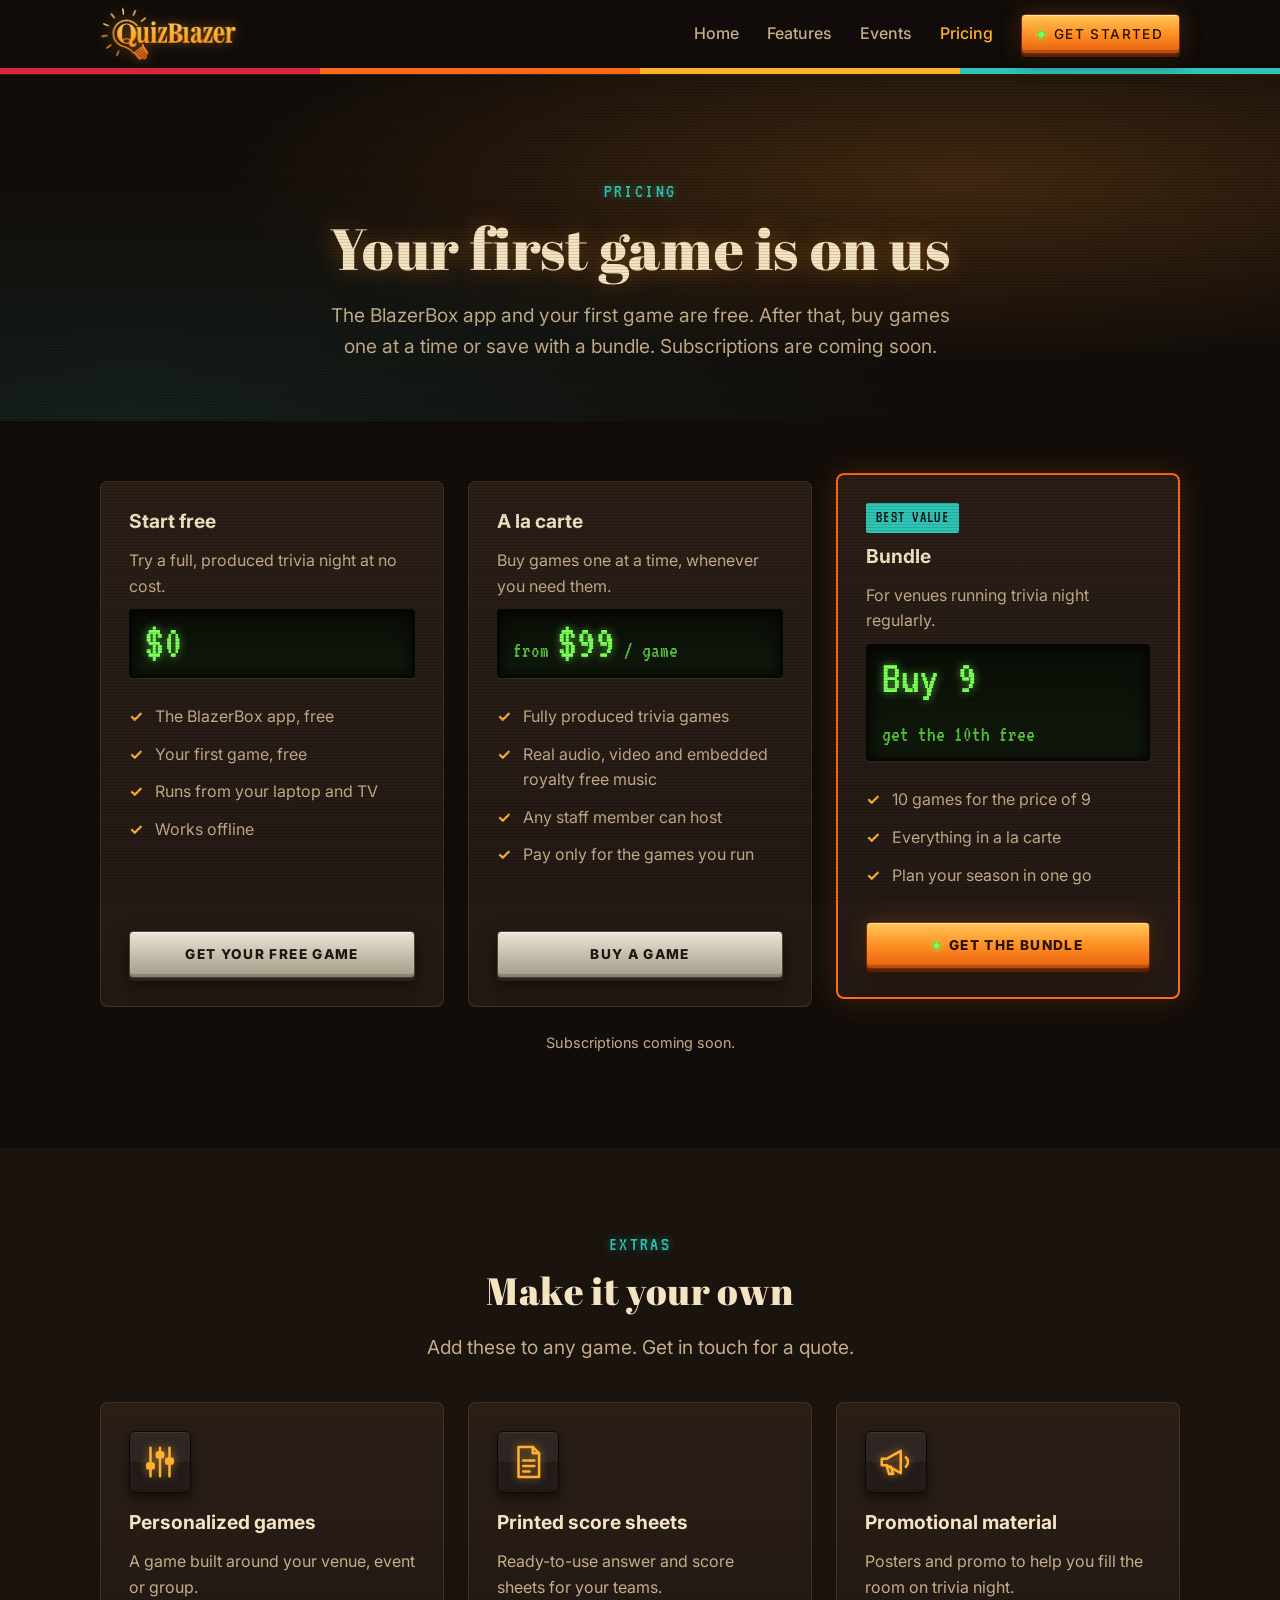
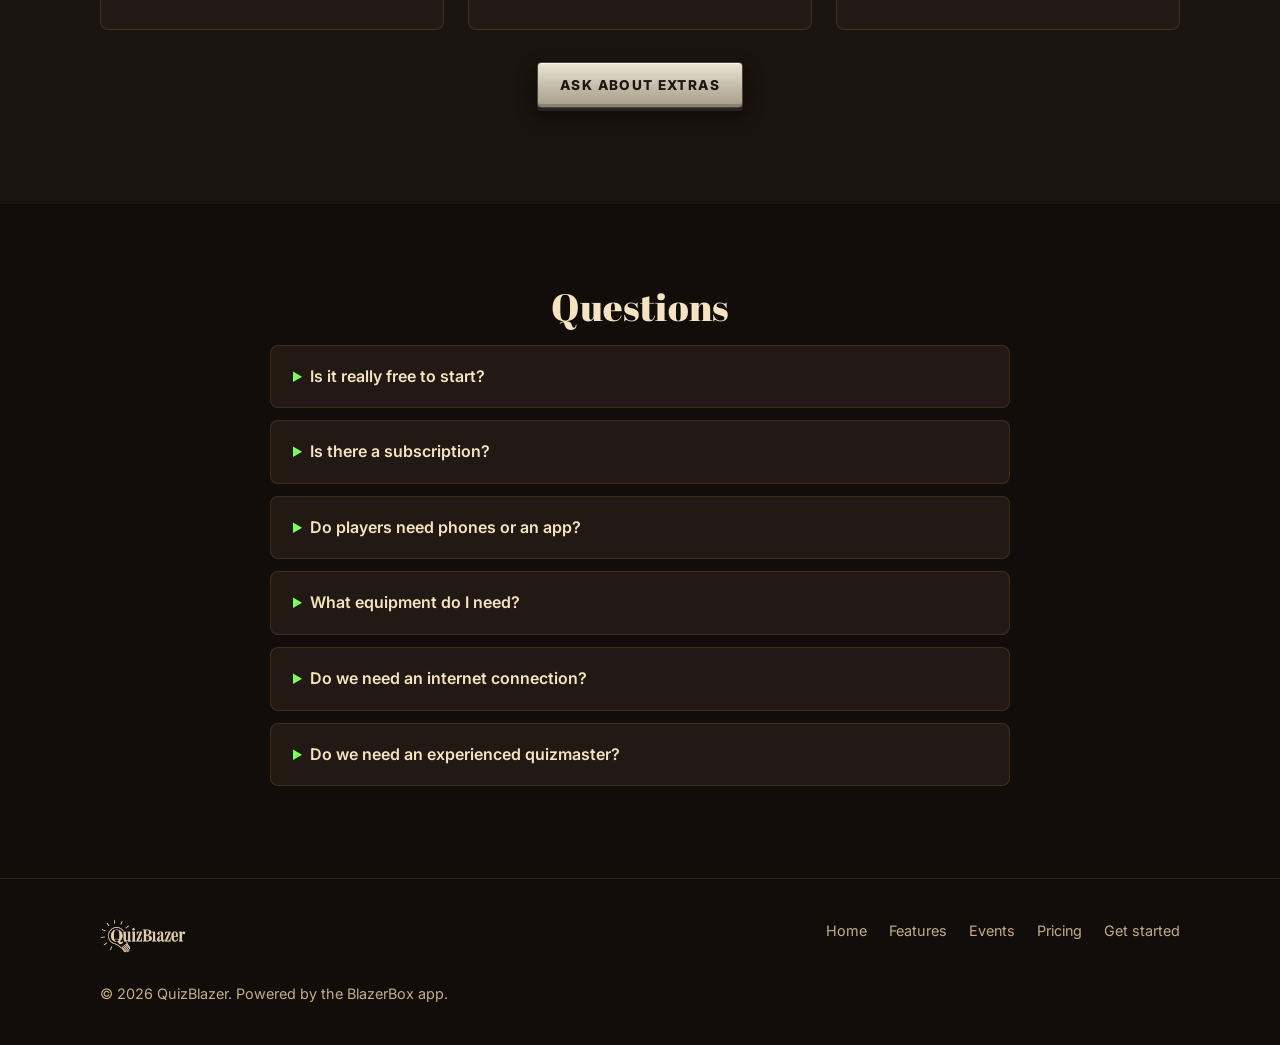
<file: pricing.html>
<!DOCTYPE html>
<html lang="en">
<head>
  <meta charset="utf-8">
  <meta name="viewport" content="width=device-width, initial-scale=1">
  <title>Pricing | QuizBlazer</title>
  <meta name="description" content="The BlazerBox app and your first game are free. Games from $99, or buy 9 and get the 10th free.">
  <link rel="preconnect" href="https://fonts.googleapis.com">
  <link rel="preconnect" href="https://fonts.gstatic.com" crossorigin>
  <link href="https://fonts.googleapis.com/css2?family=Abril+Fatface&family=Inter:wght@400;500;600;700;800&family=VT323&display=swap" rel="stylesheet">
  <link rel="icon" type="image/png" href="assets/favicon.png">
  <link rel="stylesheet" href="assets/style.css?v=7">
  <script src="assets/site.js?v=4" defer></script>
</head>
<body>
  <header class="site-header">
    <nav class="container nav" aria-label="Main">
      <a class="logo" href="index.html"><img src="assets/logo-warm.png" alt="QuizBlazer" width="1142" height="451"></a>
      <button class="nav-toggle" aria-label="Open menu" aria-expanded="false">&#9776;</button>
      <ul class="nav-links">
        <li><a href="index.html">Home</a></li>
        <li><a href="features.html">Features</a></li>
        <li><a href="events.html">Events</a></li>
        <li><a href="pricing.html" aria-current="page">Pricing</a></li>
        <li><a class="btn btn-primary" href="get-started.html">Get started</a></li>
      </ul>
    </nav>
    <div class="retro-stripe"></div>
  </header>

  <main>
    <section class="hero" style="padding-bottom:40px">
      <div class="container center">
        <p class="eyebrow">Pricing</p>
        <h1>Your first game is on us</h1>
        <p class="lead">The BlazerBox app and your first game are free. After that, buy games one at a time or save with a bundle. Subscriptions are coming soon.</p>
      </div>
    </section>

    <section id="get-started" style="padding-top:20px">
      <div class="container">
        <div class="pricing-grid">
          <div class="card plan">
            <h3>Start free</h3>
            <p>Try a full, produced trivia night at no cost.</p>
            <p class="price">$0</p>
            <ul>
              <li>The BlazerBox app, free</li>
              <li>Your first game, free</li>
              <li>Runs from your laptop and TV</li>
              <li>Works offline</li>
            </ul>
            <a class="btn btn-ghost" href="get-started.html?plan=free">Get your free game</a>
          </div>

          <div class="card plan">
            <h3>A la carte</h3>
            <p>Buy games one at a time, whenever you need them.</p>
            <p class="price"><small>from </small>$99<small> / game</small></p>
            <ul>
              <li>Fully produced trivia games</li>
              <li>Real audio, video and embedded royalty free music</li>
              <li>Any staff member can host</li>
              <li>Pay only for the games you run</li>
            </ul>
            <a class="btn btn-ghost" href="get-started.html?plan=a-la-carte">Buy a game</a>
          </div>

          <div class="card plan featured">
            <span class="badge">Best value</span>
            <h3>Bundle</h3>
            <p>For venues running trivia night regularly.</p>
            <p class="price">Buy 9<small><br>get the 10th free</small></p>
            <ul>
              <li>10 games for the price of 9</li>
              <li>Everything in a la carte</li>
              <li>Plan your season in one go</li>
            </ul>
            <a class="btn btn-primary" href="get-started.html?plan=bundle">Get the bundle</a>
          </div>
        </div>
        <p class="note center">Subscriptions coming soon.</p>
      </div>
    </section>

    <section class="section-alt">
      <div class="container">
        <div class="center">
          <p class="eyebrow">Extras</p>
          <h2>Make it your own</h2>
          <p class="lead">Add these to any game. Get in touch for a quote.</p>
        </div>
        <div class="grid-3">
          <div class="card"><div class="icon"><svg viewBox="0 0 24 24" aria-hidden="true"><path d="M6 3v18M12 3v18M18 3v18"/><rect x="4" y="13" width="4" height="3" rx=".6" fill="currentColor"/><rect x="10" y="6" width="4" height="3" rx=".6" fill="currentColor"/><rect x="16" y="10" width="4" height="3" rx=".6" fill="currentColor"/></svg></div><h3>Personalized games</h3><p>A game built around your venue, event or group.</p></div>
          <div class="card"><div class="icon"><svg viewBox="0 0 24 24" aria-hidden="true"><path d="M6 2.5h9l4 4v15H6z"/><path d="M15 2.5v4h4"/><path d="M9 11h7M9 14.5h7M9 18h4"/></svg></div><h3>Printed score sheets</h3><p>Ready-to-use answer and score sheets for your teams.</p></div>
          <div class="card"><div class="icon"><svg viewBox="0 0 24 24" aria-hidden="true"><path d="M3 10v4h3l9 5V5L6 10z"/><path d="M6 14l1.6 5.5h2.6L8.8 15"/><path d="M18.2 9a4 4 0 0 1 0 6"/></svg></div><h3>Promotional material</h3><p>Posters and promo to help you fill the room on trivia night.</p></div>
        </div>
        <p class="center" style="margin-top:32px"><a class="btn btn-ghost" href="get-started.html?plan=extras">Ask about extras</a></p>
      </div>
    </section>

    <section>
      <div class="container faq" style="max-width:780px">
        <h2 class="center">Questions</h2>
        <details>
          <summary>Is it really free to start?</summary>
          <p>Yes. The BlazerBox app and your first game are free.</p>
        </details>
        <details>
          <summary>Is there a subscription?</summary>
          <p>Subscriptions are coming soon. For now, you buy games as you need them, starting at $99 each, or buy 9 and get the 10th free.</p>
        </details>
        <details>
          <summary>Do players need phones or an app?</summary>
          <p>No. Players put their phones away and play on paper, just like a traditional trivia night.</p>
        </details>
        <details>
          <summary>What equipment do I need?</summary>
          <p>A laptop or Chromebook and a TV to mirror it to. That's it.</p>
        </details>
        <details>
          <summary>Do we need an internet connection?</summary>
          <p>No. BlazerBox is offline-capable, so the game runs even without Wi-Fi.</p>
        </details>
        <details>
          <summary>Do we need an experienced quizmaster?</summary>
          <p>No. The game pauses automatically and prompts your host, so any staff member or volunteer can run it.</p>
        </details>
      </div>
    </section>

  </main>

  <footer class="site-footer">
    <div class="container footer-inner">
      <span><img class="footer-logo" src="assets/logo-cream.png" alt="QuizBlazer" width="1142" height="451"><br>&copy; 2026 QuizBlazer. Powered by the BlazerBox app.</span>
      <span>
        <a href="index.html">Home</a>
        <a href="features.html">Features</a>
        <a href="events.html">Events</a>
        <a href="pricing.html">Pricing</a>
        <a href="get-started.html">Get started</a>
      </span>
    </div>
  </footer>
</body>
</html>
</file>
<file: assets/video.css>
/* Founders' story video on a retro TV */
.story-grid { display: grid; grid-template-columns: 1.15fr 0.85fr; gap: 48px; align-items: center; }
.crt.crt-video { aspect-ratio: auto; padding: 22px 22px 46px; }
.crt-video .crt-screen { height: auto; aspect-ratio: 16 / 9; padding: 0; border-radius: 26px / 20px; background: #000; }
.crt-video .crt-screen::after { opacity: 0.35; }
.crt-video iframe { position: absolute; inset: 0; width: 100%; height: 100%; border: 0; }
.crt-knobs { position: absolute; left: 28px; right: 28px; bottom: 14px; display: flex; align-items: center; gap: 12px; font-family: "VT323", monospace; font-size: 1.2rem; color: var(--muted); }
.crt-knobs .dial { width: 16px; height: 16px; border-radius: 50%; background: radial-gradient(circle at 35% 35%, #8a6040, #2a180d); box-shadow: 0 1px 2px rgba(0,0,0,0.8); flex: none; }
.crt-knobs .led { width: 7px; height: 7px; border-radius: 50%; background: #ff3b1a; box-shadow: 0 0 6px #ff3b1a; margin-left: auto; flex: none; }
.tape-label { font-family: "VT323", monospace; font-size: 1.3rem; color: var(--accent); text-shadow: 0 0 6px rgba(46, 196, 182, 0.6); margin: 18px 0 0; }
@media (max-width: 860px) {
  .story-grid { grid-template-columns: 1fr; gap: 32px; }
  .crt.crt-video { padding: 12px 12px 36px; border-radius: 14px; }
  .crt-knobs { left: 18px; right: 18px; bottom: 9px; }
}
</file>
<file: assets/style.css>
:root {
  --bg: #120d0a;
  --bg-alt: #1a130e;
  --card: #231914;
  --text: #f4e4c1;
  --muted: #c4ad88;
  --flame: #ff6a1a;
  --flame-2: #ffb02e;
  --accent: #2ec4b6;
  --line: rgba(255, 176, 46, 0.14);
  --radius: 8px;
  --max: 1120px;
}
* { box-sizing: border-box; }
html { scroll-behavior: smooth; }
body {
  margin: 0;
  font-family: "Inter", system-ui, -apple-system, Segoe UI, Roboto, sans-serif;
  background: var(--bg);
  color: var(--text);
  line-height: 1.6;
}
img { max-width: 100%; height: auto; display: block; }
a { color: var(--flame-2); }
.container { max-width: var(--max); margin: 0 auto; padding: 0 20px; }

/* Header */
.site-header {
  position: sticky; top: 0; z-index: 102;
  background: rgba(18, 13, 10, 0.94);
  backdrop-filter: blur(8px);
  border-bottom: 1px solid var(--line);
}
.nav { display: flex; align-items: center; justify-content: space-between; height: 68px; }
.logo { display: flex; align-items: center; }
.logo img { height: 54px; width: auto; filter: drop-shadow(0 0 6px rgba(255, 160, 40, 0.45)); }
.nav-links { display: flex; gap: 28px; align-items: center; list-style: none; margin: 0; padding: 0; }
.nav-links a { color: var(--muted); text-decoration: none; font-weight: 500; }
.nav-links a:hover, .nav-links a[aria-current="page"] { color: var(--text); }
.nav-links a.btn-primary { color: #2a1203; padding: 9px 16px 8px; }
.nav-links a[aria-current="page"] { color: var(--flame-2); }
.nav-links a.btn-primary[aria-current="page"] { color: #2a1203; }
.nav-toggle { display: none; background: none; border: 0; color: var(--text); font-size: 1.6rem; cursor: pointer; }

/* Buttons: chunky hi-fi keys */
.btn {
  display: inline-flex; align-items: center; justify-content: center; gap: 9px;
  padding: 12px 22px 11px; border-radius: 4px; border: 1px solid;
  font-weight: 800; font-size: 0.85rem; text-transform: uppercase; letter-spacing: 0.1em;
  text-decoration: none; transition: transform 0.06s, box-shadow 0.06s, filter 0.15s;
}
.btn:active { transform: translateY(3px); }
.btn-primary {
  background: linear-gradient(180deg, #ffc757 0%, #ff8d22 52%, #e5600f 100%);
  border-color: #7a2e05; color: #2a1203;
  box-shadow: inset 0 1px 0 rgba(255,255,255,0.55), inset 0 -3px 0 rgba(0,0,0,0.22), 0 3px 0 #5a2204, 0 8px 18px rgba(0,0,0,0.5), 0 0 22px rgba(255,140,30,0.25);
}
.btn-primary::before {
  content: ""; width: 7px; height: 7px; border-radius: 50%; flex: none;
  background: #7dff5a; box-shadow: 0 0 6px #7dff5a, 0 0 1px #1c4d10 inset;
}
.btn-primary:hover { filter: brightness(1.07); }
.btn-primary:active { box-shadow: inset 0 1px 0 rgba(255,255,255,0.4), inset 0 -1px 0 rgba(0,0,0,0.2), 0 0 0 #5a2204, 0 3px 8px rgba(0,0,0,0.5); }
.btn-ghost {
  background: linear-gradient(180deg, #ece6d8 0%, #c3bba9 55%, #a59c89 100%);
  border-color: #4d4439; color: #1d1712;
  box-shadow: inset 0 1px 0 rgba(255,255,255,0.7), inset 0 -3px 0 rgba(0,0,0,0.18), 0 3px 0 #2a241e, 0 8px 18px rgba(0,0,0,0.5);
}
.btn-ghost:hover { filter: brightness(1.06); }
.btn-ghost:active { box-shadow: inset 0 1px 0 rgba(255,255,255,0.5), 0 0 0 #2a241e, 0 3px 8px rgba(0,0,0,0.5); }

/* Sections */
section { padding: 80px 0; }
.section-alt { background: var(--bg-alt); }
.eyebrow { font-family: "VT323", ui-monospace, monospace; color: var(--accent); text-transform: uppercase; letter-spacing: 0.12em; font-size: 1.25rem; text-shadow: 0 0 8px rgba(46, 196, 182, 0.55); margin: 0 0 8px; }
h1, h2, h3 { line-height: 1.15; margin: 0 0 16px; }
h1, h2 { font-family: "Abril Fatface", Georgia, serif; font-weight: 400; letter-spacing: 0.01em; }
h1 { text-shadow: 0 0 24px rgba(255, 150, 40, 0.35); }
h1 { font-size: clamp(2.2rem, 5vw, 3.6rem); }
h2 { font-size: clamp(1.7rem, 3.5vw, 2.4rem); }
h3 { font-size: 1.2rem; }
.lead { font-size: 1.2rem; color: var(--muted); max-width: 640px; }
.center { text-align: center; }
.center .lead { margin-left: auto; margin-right: auto; }

/* Hero */
.hero { padding: 100px 0 80px; background: radial-gradient(ellipse at 75% 30%, rgba(255, 150, 40, 0.20), transparent 55%), radial-gradient(ellipse at 10% 100%, rgba(46, 196, 182, 0.10), transparent 50%); }
.hero-grid { display: grid; grid-template-columns: 1.1fr 0.9fr; gap: 48px; align-items: center; }
.hero-actions { display: flex; gap: 14px; flex-wrap: wrap; margin-top: 28px; }
/* CRT television */
.crt {
  position: relative; aspect-ratio: 4 / 3;
  padding: 22px; border-radius: 18px;
  background:
    repeating-linear-gradient(96deg, rgba(0,0,0,0.10) 0 2px, transparent 2px 9px, rgba(255,220,180,0.04) 9px 11px, transparent 11px 17px),
    linear-gradient(160deg, #6e4629, #3b2415);
  box-shadow: inset 0 2px 0 rgba(255,255,255,0.08), 0 20px 50px rgba(0,0,0,0.6);
}
.crt-screen {
  position: relative; height: 100%; border-radius: 40px / 30px; overflow: hidden;
  background: radial-gradient(ellipse at center, #2a1c10 0%, #0d0907 75%);
  box-shadow: inset 0 0 60px rgba(0,0,0,0.9), 0 0 40px rgba(255, 150, 40, 0.15);
  display: flex; align-items: center; justify-content: center; padding: 10%;
}
.crt-screen img { width: 100%; filter: drop-shadow(0 0 10px rgba(255, 150, 40, 0.7)) drop-shadow(0 0 30px rgba(255, 110, 20, 0.35)); animation: flicker 6s infinite; }
.crt-screen::after, .feature-media::after {
  content: ""; position: absolute; inset: 0; pointer-events: none;
  background: repeating-linear-gradient(0deg, rgba(0,0,0,0.28) 0 2px, transparent 2px 4px);
}
.osd { position: absolute; top: 14px; font-family: "VT323", monospace; font-size: 1.3rem; color: var(--accent); text-shadow: 0 0 6px rgba(46, 196, 182, 0.8); z-index: 1; }
.osd-left { left: 22px; } .osd-right { right: 22px; }
@keyframes flicker { 0%, 100% { opacity: 1; } 92% { opacity: 1; } 93% { opacity: 0.85; } 94% { opacity: 1; } 96% { opacity: 0.92; } }
@media (prefers-reduced-motion: reduce) { .crt-screen img { animation: none; } }

/* 80s stripe */
.retro-stripe { height: 6px; background: linear-gradient(90deg, #d7263d 0 25%, #ff6a1a 25% 50%, #ffb02e 50% 75%, #2ec4b6 75% 100%); }

/* Cards / grids */
.grid-3 { display: grid; grid-template-columns: repeat(3, 1fr); gap: 24px; margin-top: 40px; }
.grid-2 { display: grid; grid-template-columns: repeat(2, 1fr); gap: 24px; margin-top: 40px; }
.card { background: linear-gradient(180deg, #2a1e17, var(--card)); border-radius: var(--radius); padding: 28px; border: 1px solid var(--line); }
.card p { color: var(--muted); margin: 0; }
.icon {
  width: 62px; height: 62px; margin-bottom: 18px; border-radius: 6px;
  display: flex; align-items: center; justify-content: center;
  background: linear-gradient(180deg, #2e2622 0 50%, #221b18 50% 100%);
  border: 1px solid #0d0907; color: var(--flame-2);
  box-shadow: inset 0 1px 0 rgba(255,255,255,0.08), 0 4px 10px rgba(0,0,0,0.5);
}
.icon svg {
  width: 38px; height: 38px; fill: none; stroke: currentColor; stroke-width: 1.6;
  stroke-linecap: round; stroke-linejoin: round;
  filter: drop-shadow(0 0 4px rgba(255, 170, 50, 0.6));
}

/* Audience */
.audience .card h3 { color: var(--flame-2); }

/* Steps */
.steps { counter-reset: step; }
.steps .card { position: relative; padding-top: 100px; }
.steps .card::before {
  counter-increment: step; content: counter(step);
  position: absolute; top: 24px; left: 28px;
  width: 50px; height: 60px; border-radius: 6px;
  background: linear-gradient(180deg, #2e2622 0 50%, #221b18 50% 100%);
  color: #f4e4c1; font-weight: 800; font-size: 2.2rem; line-height: 1;
  display: flex; align-items: center; justify-content: center;
  box-shadow: inset 0 1px 0 rgba(255,255,255,0.08), 0 4px 10px rgba(0,0,0,0.5);
  border: 1px solid #0d0907;
}
.steps .card::after {
  content: ""; position: absolute; top: 53px; left: 28px; width: 50px; height: 2px;
  background: #0d0907; box-shadow: 0 1px 0 rgba(255,255,255,0.06);
}

/* Feature rows */
.feature-row { display: grid; grid-template-columns: 1fr 1fr; gap: 48px; align-items: center; padding: 40px 0; border-bottom: 1px solid var(--line); }
.feature-row:last-child { border-bottom: 0; }
.feature-row:nth-child(even) .feature-media { order: -1; }
.feature-media { position: relative; overflow: hidden; aspect-ratio: 4 / 3; border-radius: 30px / 22px; background: radial-gradient(ellipse at center, #2a1c10 0%, #0d0907 80%); border: 10px solid #4a2f1c; box-shadow: inset 0 0 40px rgba(0,0,0,0.9); display: flex; align-items: center; justify-content: center; color: var(--muted); font-size: 0.9rem; text-align: center; padding: 20px; }
.feature-row ul { color: var(--muted); padding-left: 20px; }
.feature-media.has-shot { aspect-ratio: 16 / 9; padding: 0; border-radius: 18px / 14px; background: #0a0d16; box-shadow: inset 0 0 40px rgba(0,0,0,0.9), 0 0 30px rgba(140, 60, 255, 0.12); }
.feature-media.has-shot img { width: 100%; height: 100%; object-fit: cover; display: block; }
/* Screenshots show exactly what the room sees: no scanlines or vignette, and they sit above the page-wide scanlines */
.feature-media.has-shot { z-index: 101; cursor: zoom-in; }
.feature-media.has-shot::after { content: none; }
.feature-media.has-shot img:focus-visible { outline: 3px solid var(--accent); outline-offset: -3px; }

/* Tap a screenshot to see it full size */
.lightbox { position: fixed; inset: 0; z-index: 200; display: flex; flex-direction: column; align-items: center; justify-content: center; gap: 14px; padding: 16px; background: rgba(8, 6, 4, 0.94); cursor: zoom-out; }
.lightbox[hidden] { display: none; }
.lightbox img { max-width: 100%; max-height: calc(100vh - 120px); width: auto; height: auto; border: 3px solid #4a2f1c; box-shadow: 0 10px 40px rgba(0,0,0,0.8); }
.lightbox-caption { font-family: "VT323", monospace; font-size: 1.3rem; color: var(--accent); text-align: center; margin: 0; }
.lightbox-close { position: absolute; top: 12px; right: 12px; font-family: "VT323", monospace; font-size: 1.3rem; color: var(--text); background: linear-gradient(#3a2a1e, #22180f); border: 1px solid #5a4030; border-radius: 3px; padding: 6px 14px; cursor: pointer; box-shadow: inset 0 1px 0 rgba(255,255,255,0.12), 0 2px 0 #000; }
.lightbox-close:focus-visible { outline: 3px solid var(--accent); }
body.lightbox-open { overflow: hidden; }
/* On a phone held upright, turn the widescreen shot sideways so it fills the screen */
@media (orientation: portrait) and (max-width: 700px) {
  .lightbox { overflow: hidden; }
  .lightbox img { max-width: none; max-height: none; width: min(calc(100vh - 110px), calc((100vw - 24px) * 16 / 9)); transform: rotate(90deg); flex-shrink: 0; }
  .lightbox-caption { display: none; }
}
.screen-grid { text-align: left; }
.screen-shot { margin: 0; }
.screen-shot .feature-media { border-width: 8px; }
.screen-shot figcaption { font-family: "VT323", monospace; font-size: 1.3rem; color: var(--accent); text-shadow: 0 0 6px rgba(46, 196, 182, 0.6); margin-top: 10px; text-align: center; }

/* Pricing */
.pricing-grid { display: grid; grid-template-columns: repeat(3, 1fr); gap: 24px; margin-top: 40px; align-items: stretch; }
.plan { display: flex; flex-direction: column; }
.plan.featured { border: 2px solid var(--flame); box-shadow: 0 0 30px rgba(255, 120, 30, 0.2); transform: translateY(-8px); }
.plan .badge { align-self: flex-start; font-family: "VT323", monospace; font-size: 1rem; letter-spacing: 0.08em; text-transform: uppercase; background: var(--accent); color: #0d0907; padding: 2px 10px; border-radius: 2px; margin-bottom: 12px; }
.card .price {
  font-family: "VT323", ui-monospace, monospace; font-size: 2.9rem; line-height: 1.05;
  margin: 10px 0 0; padding: 8px 14px; border-radius: 4px;
  background: linear-gradient(180deg, #0a0e07, #111a0c); border: 2px solid #050704;
  color: #7dff5a; text-shadow: 0 0 8px rgba(125, 255, 90, 0.6);
  box-shadow: inset 0 0 14px rgba(0,0,0,0.9), 0 1px 0 rgba(255,255,255,0.06);
}
.card .price small { font-size: 1.35rem; color: #58c23f; text-shadow: none; }
.plan ul { list-style: none; padding: 0; margin: 20px 0 28px; color: var(--muted); flex: 1; }
.plan li { padding: 6px 0 6px 26px; position: relative; }
.plan li::before { content: "✓"; position: absolute; left: 0; color: var(--flame-2); font-weight: 700; }
.plan .btn { text-align: center; }
.note { color: var(--muted); font-size: 0.9rem; margin-top: 24px; }

/* FAQ */
.faq details { background: var(--card); border: 1px solid var(--line); border-radius: var(--radius); padding: 18px 22px; margin-bottom: 12px; }
.faq summary { cursor: pointer; font-weight: 600; }
.faq summary::marker { color: #7dff5a; }
.faq details p { color: var(--muted); margin: 12px 0 0; }

/* CTA band */
.cta-band { background: linear-gradient(90deg, rgba(255, 106, 26, 0.18), rgba(46, 196, 182, 0.14)); border: 1px solid var(--line); border-radius: var(--radius); padding: 48px; text-align: center; }

/* Footer */
.site-footer { border-top: 1px solid var(--line); padding: 40px 0; color: var(--muted); font-size: 0.9rem; }
.footer-inner { display: flex; justify-content: space-between; gap: 20px; flex-wrap: wrap; }
.site-footer a { color: var(--muted); text-decoration: none; margin-left: 18px; }
.site-footer a:hover { color: var(--text); }

/* Responsive */
@media (max-width: 860px) {
  .hero-grid, .feature-row, .grid-2 { grid-template-columns: 1fr; }
  .feature-row:nth-child(even) .feature-media { order: 0; }
  .grid-3, .pricing-grid { grid-template-columns: 1fr; }
  .plan.featured { transform: none; }
  .nav-toggle { display: block; }
  .nav-links { display: none; position: absolute; top: 68px; left: 0; right: 0; flex-direction: column; gap: 0; background: var(--bg-alt); padding: 12px 0; }
  .nav-links.open { display: flex; }
  .nav-links li { width: 100%; text-align: center; padding: 10px 0; }
  section { padding: 56px 0; }
  .cta-band { padding: 32px 20px; }
  .site-footer a { margin: 0 18px 0 0; }
}

/* Faint CRT scanlines over the whole page */
body::after {
  content: ""; position: fixed; inset: 0; pointer-events: none; z-index: 100;
  background: repeating-linear-gradient(0deg, rgba(0,0,0,0.12) 0 1px, transparent 1px 3px);
}
.footer-logo { height: 34px; width: auto; opacity: 0.9; margin-bottom: 6px; }
@media (max-width: 860px) { .logo img { height: 38px; } }
@media (max-width: 480px) { .hero h1 { font-size: clamp(1.6rem, 8.6vw, 2.2rem); } }

/* Get started form */
.fit-form { padding: 36px; }
.fit-form fieldset { border: 0; padding: 0 0 28px; margin: 0 0 28px; border-bottom: 1px solid var(--line); }
.fit-form legend { font-weight: 700; font-size: 1.1rem; padding: 0; margin-bottom: 10px; display: flex; gap: 12px; align-items: baseline; }
.q-num { font-family: "VT323", monospace; font-size: 1.4rem; color: var(--accent); text-shadow: 0 0 6px rgba(46, 196, 182, 0.6); flex: none; }
.fit-form .help { font-size: 0.95rem; margin: 0 0 14px; }
.opt { color: var(--muted); font-weight: 400; font-size: 0.9rem; }
.field-grid { display: grid; grid-template-columns: 1fr 1fr; gap: 16px; }
.field-grid label { display: flex; flex-direction: column; gap: 6px; font-weight: 600; font-size: 0.95rem; }
.field-grid .span-2 { grid-column: 1 / -1; }
.fit-form input[type="text"], .fit-form input[type="email"], .fit-form input[type="tel"], .fit-form textarea {
  width: 100%; font: inherit; font-size: 1rem; color: var(--text);
  background: #0d0907; border: 1px solid #4a3a2c; border-radius: 4px; padding: 11px 14px;
  box-shadow: inset 0 2px 6px rgba(0,0,0,0.7);
}
.fit-form textarea { resize: vertical; }
.fit-form input::placeholder, .fit-form textarea::placeholder { color: #7d6b55; }
.fit-form input:focus, .fit-form textarea:focus { outline: none; border-color: var(--flame-2); box-shadow: inset 0 2px 6px rgba(0,0,0,0.7), 0 0 0 2px rgba(255, 176, 46, 0.3); }
.choices { display: grid; grid-template-columns: 1fr 1fr; gap: 10px; }
.choices label {
  display: flex; align-items: center; gap: 12px; cursor: pointer; font-size: 0.95rem;
  padding: 12px 14px; border-radius: 4px; border: 1px solid #0d0907;
  background: linear-gradient(180deg, #2e2622, #221b18);
  box-shadow: inset 0 1px 0 rgba(255,255,255,0.06), 0 3px 0 #0d0907;
}
.choices label:hover { border-color: #5a4636; }
.choices input { appearance: none; -webkit-appearance: none; margin: 0; flex: none; width: 12px; height: 12px; border-radius: 50%; background: #3a1a0c; border: 1px solid #0d0907; box-shadow: inset 0 1px 2px rgba(0,0,0,0.8); }
.choices input:checked { background: #7dff5a; box-shadow: 0 0 6px #7dff5a; }
.choices input:focus-visible { outline: 2px solid var(--flame-2); outline-offset: 3px; }
.choices label:has(input:checked) { border-color: var(--flame); color: var(--flame-2); transform: translateY(2px); box-shadow: inset 0 2px 4px rgba(0,0,0,0.5), 0 1px 0 #0d0907; }
.other-input { margin-top: 12px; }
.form-actions { display: flex; flex-direction: column; align-items: flex-start; gap: 14px; }
.form-actions .btn { font-size: 1rem; padding: 15px 28px 14px; cursor: pointer; }
.form-actions .btn:disabled { filter: grayscale(0.6); cursor: wait; }
.form-error { color: #ff8a7a; margin: 0; }
.form-thanks { text-align: center; padding: 48px 36px; }
.form-thanks p:last-child { max-width: 560px; margin: 0 auto; }
.hp { position: absolute; left: -9999px; }
.sr-only { position: absolute; width: 1px; height: 1px; overflow: hidden; clip: rect(0 0 0 0); white-space: nowrap; }
@media (max-width: 860px) {
  .fit-form { padding: 24px 18px; }
  .field-grid, .choices { grid-template-columns: 1fr; }
}
</file>
<file: assets/admin.css>
/* Schedule editor (admin.html) */
.admin { padding-top: 48px; }
.admin-wrap { max-width: 860px; }
.admin-wrap > .lead { color: var(--muted); margin: 0 0 32px; }
.admin-nav a { font-size: 0.95rem; }

.admin-panel { padding: 0; margin-bottom: 28px; overflow: hidden; }
.admin-panel > .row, .admin-panel > .help, .admin-panel > #connected, .admin-form { padding: 22px; }
.admin-panel > .row { padding-top: 0; }
.panel-head {
  display: flex; justify-content: space-between; align-items: center; gap: 12px;
  padding: 10px 22px; background: #0d0907; border-bottom: 1px solid var(--line);
  font-family: "VT323", ui-monospace, monospace; font-size: 1.35rem; letter-spacing: 0.12em; text-transform: uppercase;
  color: var(--accent); text-shadow: 0 0 8px rgba(46, 196, 182, 0.55);
}
.lamp { display: inline-flex; align-items: center; gap: 8px; color: var(--muted); text-shadow: none; font-size: 1.1rem; }
.lamp::before { content: ""; width: 9px; height: 9px; border-radius: 50%; background: #3a1a0c; border: 1px solid #0d0907; }
.lamp.on { color: var(--flame-2); }
.lamp.on::before { background: #7dff5a; box-shadow: 0 0 6px #7dff5a; }
#dirty.on::before { background: var(--flame); box-shadow: 0 0 6px var(--flame); }

.admin-form label { display: flex; flex-direction: column; gap: 6px; font-weight: 600; font-size: 0.95rem; margin-bottom: 14px; }
.admin-form .field-grid label { margin-bottom: 0; }
.admin-form label.check { flex-direction: row; align-items: center; gap: 10px; font-weight: 400; color: var(--muted); }
.admin-form input[type="text"], .admin-form input[type="password"], .admin-form input[type="date"],
.admin-form input[type="time"], .admin-form textarea {
  width: 100%; font: inherit; font-size: 1rem; color: var(--text);
  background: #0d0907; border: 1px solid #4a3a2c; border-radius: 4px; padding: 11px 14px;
  box-shadow: inset 0 2px 6px rgba(0,0,0,0.7); color-scheme: dark;
}
.admin-form input.short { max-width: 90px; text-transform: uppercase; }
.admin-form textarea { resize: vertical; }
.admin-form input::placeholder, .admin-form textarea::placeholder { color: #7d6b55; }
.admin-form input:focus, .admin-form textarea:focus { outline: none; border-color: var(--flame-2); box-shadow: inset 0 2px 6px rgba(0,0,0,0.7), 0 0 0 2px rgba(255, 176, 46, 0.3); }
.admin-form .form-error { margin-top: 16px; }
.admin-form .row { margin-top: 20px; }
.admin .help { color: var(--muted); font-size: 0.95rem; margin: 0; }
.admin-form .help { margin-top: 14px; }

.row { display: flex; flex-wrap: wrap; gap: 14px; align-items: center; }
.admin .btn { cursor: pointer; font-family: inherit; }
.admin .btn:disabled { filter: grayscale(0.8) brightness(0.7); cursor: not-allowed; }
.admin .btn-primary:disabled::before { background: #3a1a0c; box-shadow: none; }
#connected .row { margin-top: 14px; }
.panel-head span { white-space: nowrap; }
.btn-small { padding: 8px 14px 7px; font-size: 0.75rem; }
.btn-danger { color: #7a1a0c; }

/* Game list */
.game-list { list-style: none; margin: 0; padding: 0; }
.game { display: grid; grid-template-columns: auto 1fr auto; gap: 20px; align-items: center; padding: 20px 22px; border-bottom: 1px solid var(--line); }
.game.past { opacity: 0.55; }
.game-empty { padding: 32px 22px; text-align: center; color: var(--muted); font-family: "VT323", ui-monospace, monospace; font-size: 1.35rem; border-bottom: 1px solid var(--line); }
.game-date {
  width: 64px; padding: 6px 0 8px; border-radius: 6px; text-align: center;
  background: linear-gradient(180deg, #2e2622 0 50%, #221b18 50% 100%); border: 1px solid #0d0907;
}
.game-month { display: block; font-family: "VT323", ui-monospace, monospace; font-size: 1.1rem; letter-spacing: 0.14em; text-transform: uppercase; color: var(--flame-2); line-height: 1.2; }
.game-day { display: block; font-weight: 800; font-size: 1.9rem; line-height: 1; }
.game-title { font-family: "Abril Fatface", Georgia, serif; font-weight: 400; font-size: 1.3rem; margin: 0 0 4px; }
.game-when { margin: 0; color: var(--flame-2); font-weight: 600; font-size: 0.95rem; }
.game-where, .game-note { margin: 2px 0 0; color: var(--muted); font-size: 0.95rem; }
.game-note { font-style: italic; }
.game-actions { display: flex; flex-direction: column; gap: 10px; }
.game-list + .row { padding-top: 22px; }

@media (max-width: 640px) {
  .admin { padding-top: 32px; }
  .game { grid-template-columns: auto 1fr; gap: 14px; padding: 18px 16px; }
  .game-actions { grid-column: 1 / -1; flex-direction: row; }
  .admin-panel > .row, .admin-panel > .help, .admin-panel > #connected, .admin-form { padding: 18px 16px; }
  .panel-head { padding: 10px 16px; font-size: 1.15rem; }
  .lamp { font-size: 1rem; letter-spacing: 0.04em; }
  .admin-form .field-grid { grid-template-columns: 1fr; }
}
</file>
<file: assets/events.css>
/* Events page: a TV-guide style listing */
.guide {
  max-width: 900px; margin: 0 auto;
  background: linear-gradient(180deg, #2a1e17, var(--card));
  border: 1px solid var(--line); border-radius: var(--radius);
  box-shadow: 0 20px 50px rgba(0,0,0,0.5);
  overflow: hidden;
}
.guide-head {
  display: flex; justify-content: space-between; align-items: center;
  padding: 10px 22px; background: #0d0907; border-bottom: 1px solid var(--line);
  font-family: "VT323", ui-monospace, monospace; font-size: 1.35rem; letter-spacing: 0.12em; text-transform: uppercase;
  color: var(--accent); text-shadow: 0 0 8px rgba(46, 196, 182, 0.55);
}
.event-list { list-style: none; margin: 0; padding: 0; }
.event {
  display: grid; grid-template-columns: auto 1fr auto; gap: 24px; align-items: center;
  padding: 26px 22px; border-bottom: 1px solid var(--line);
}
.event:last-child { border-bottom: 0; }
.event-empty { padding: 40px 22px; text-align: center; color: var(--muted); font-family: "VT323", ui-monospace, monospace; font-size: 1.4rem; letter-spacing: 0.06em; }

/* Flip-clock date tile */
.event-date {
  position: relative; width: 76px; padding: 8px 0 10px; border-radius: 6px; text-align: center;
  background: linear-gradient(180deg, #2e2622 0 50%, #221b18 50% 100%);
  border: 1px solid #0d0907;
  box-shadow: inset 0 1px 0 rgba(255,255,255,0.08), 0 4px 10px rgba(0,0,0,0.5);
}
.event-date::after {
  content: ""; position: absolute; left: 0; right: 0; top: 50%; height: 2px;
  background: #0d0907; box-shadow: 0 1px 0 rgba(255,255,255,0.06);
}
.event-month { display: block; font-family: "VT323", ui-monospace, monospace; font-size: 1.2rem; letter-spacing: 0.14em; text-transform: uppercase; color: var(--flame-2); line-height: 1.2; }
.event-day { display: block; font-weight: 800; font-size: 2.3rem; line-height: 1; color: var(--text); }

.event-title { font-family: "Abril Fatface", Georgia, serif; font-weight: 400; font-size: clamp(1.3rem, 2.6vw, 1.7rem); margin: 0 0 6px; color: var(--text); }
.event-when { margin: 0; color: var(--flame-2); font-weight: 600; }
.event-where { margin: 2px 0 0; color: var(--muted); }
.event-where a { color: var(--text); }
.event-note { margin: 8px 0 0; color: var(--muted); font-size: 0.95rem; }

/* Green LCD start time */
.event-time {
  font-family: "VT323", ui-monospace, monospace; font-size: 2.2rem; line-height: 1; white-space: nowrap;
  padding: 8px 14px; border-radius: 4px;
  background: linear-gradient(180deg, #0a0e07, #111a0c); border: 2px solid #050704;
  color: #7dff5a; text-shadow: 0 0 8px rgba(125, 255, 90, 0.6);
  box-shadow: inset 0 0 14px rgba(0,0,0,0.9), 0 1px 0 rgba(255,255,255,0.06);
}

@media (max-width: 600px) {
  .event { grid-template-columns: auto 1fr; gap: 16px; }
  .event-time { grid-column: 2; justify-self: start; font-size: 1.8rem; }
  .event-date { width: 64px; }
  .event-day { font-size: 1.9rem; }
}
</file>
